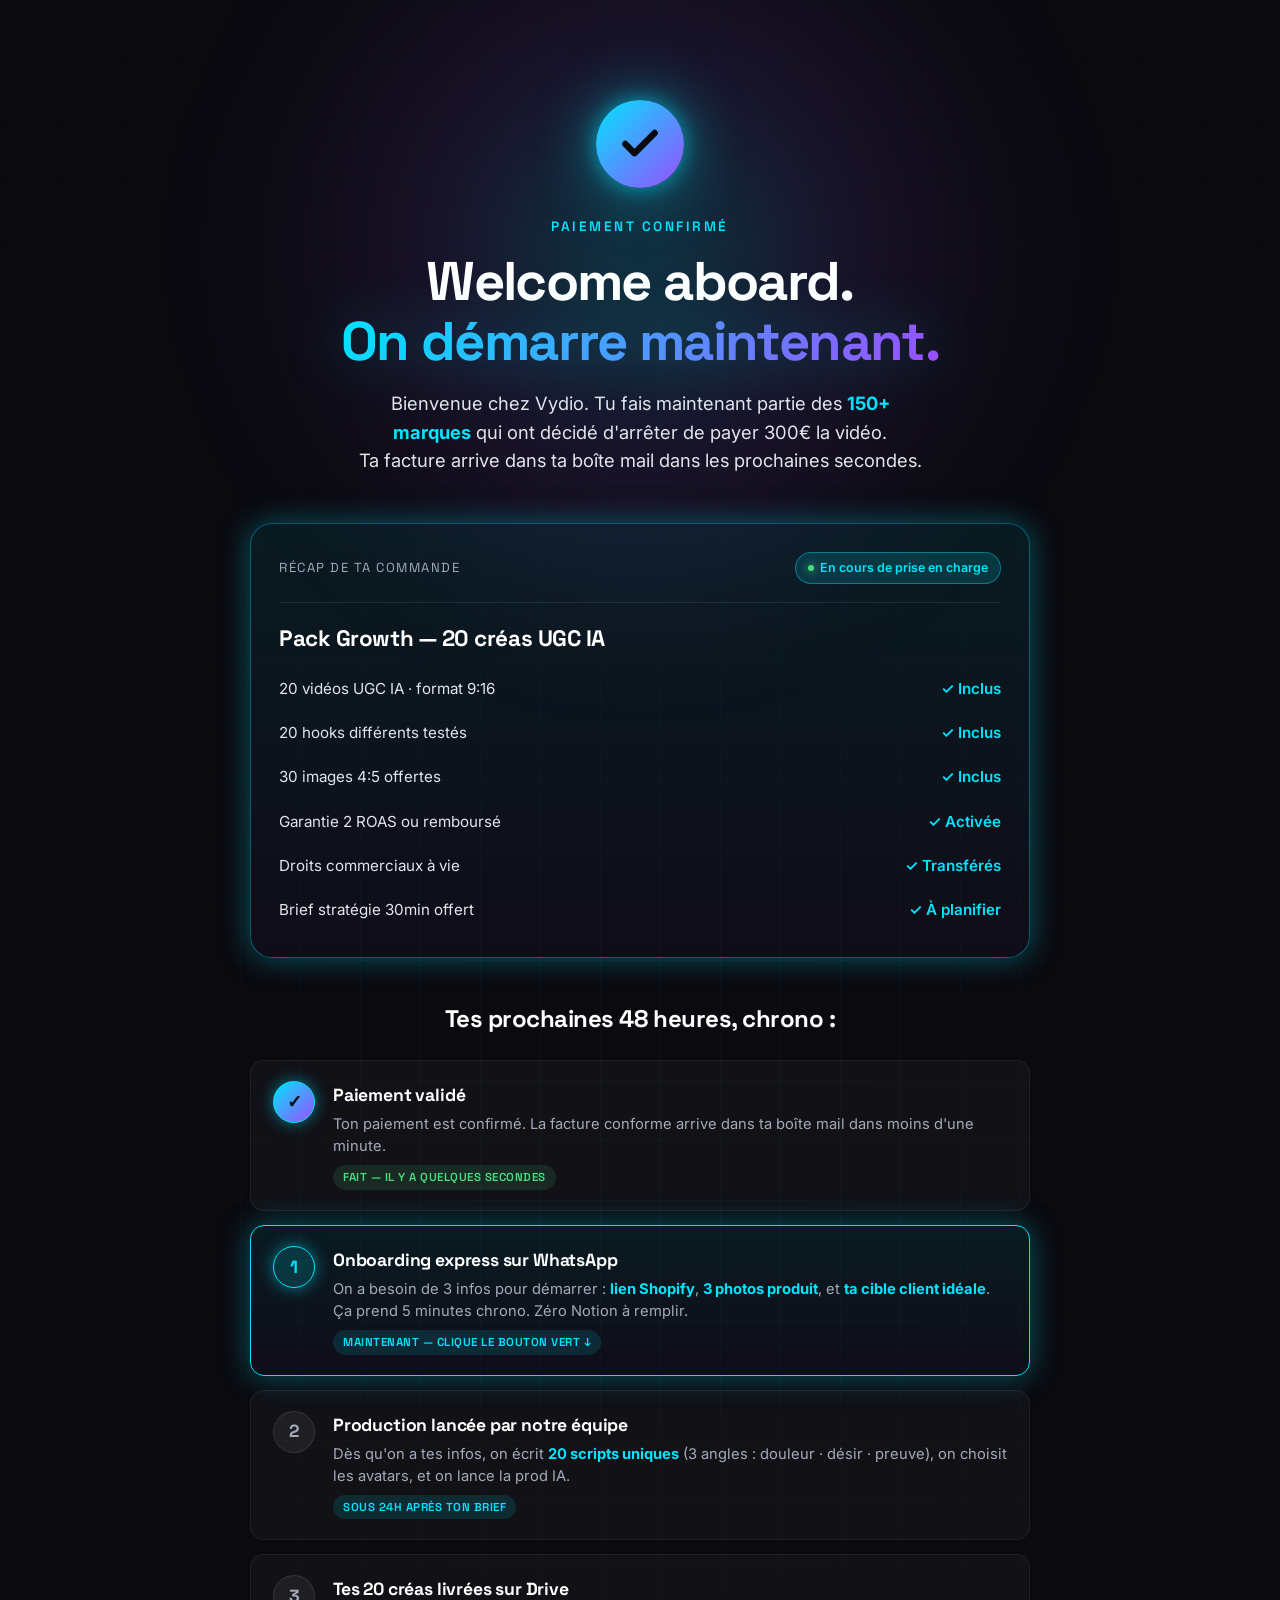
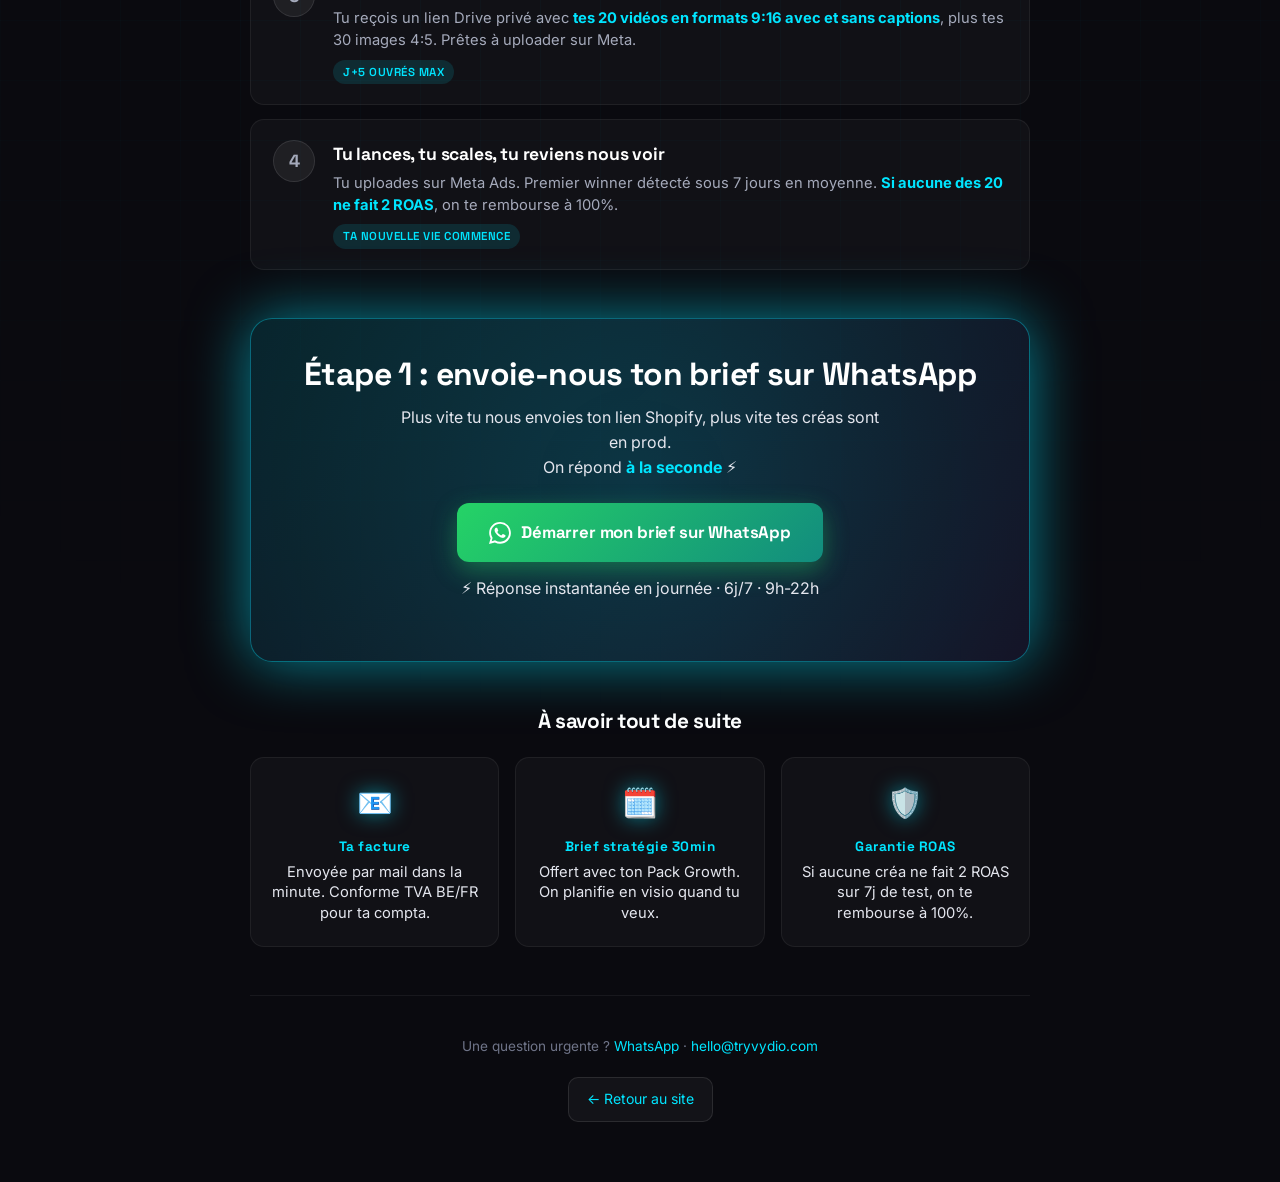
<file: merci.html>
<!DOCTYPE html>
<html lang="fr">
<head>
  <meta charset="UTF-8" />
  <meta name="viewport" content="width=device-width, initial-scale=1.0" />
  <title>Bienvenue chez Vydio — On démarre ta production maintenant</title>
  <meta name="description" content="Ta commande est confirmée. Tes 20 créas UGC IA sont en production. Réponds à 3 questions sur WhatsApp et c'est parti." />
  <meta name="robots" content="noindex, nofollow" />
  <link rel="preconnect" href="https://fonts.googleapis.com">
  <link rel="preconnect" href="https://fonts.gstatic.com" crossorigin>
  <link href="https://fonts.googleapis.com/css2?family=Space+Grotesk:wght@500;600;700&family=Inter:wght@400;500;600;700;800&display=swap" rel="stylesheet">
  <link rel="stylesheet" href="styles.css" />
  <style>
    /* Styles spécifiques à la page de remerciement */
    .ty-page {
      min-height: 100vh;
      display: flex;
      flex-direction: column;
      padding: 100px 20px 60px;
      position: relative;
      overflow: hidden;
    }
    .ty-confetti {
      position: absolute;
      inset: 0;
      pointer-events: none;
      z-index: 0;
    }
    .ty-confetti::before {
      content: '';
      position: absolute;
      top: -200px;
      left: 50%;
      transform: translateX(-50%);
      width: 900px;
      height: 900px;
      background: radial-gradient(circle, rgba(0, 229, 255, 0.25) 0%, rgba(157, 78, 255, 0.12) 30%, transparent 65%);
      filter: blur(60px);
    }
    .ty-confetti::after {
      content: '';
      position: absolute;
      inset: 0;
      background-image:
        linear-gradient(rgba(0, 229, 255, 0.04) 1px, transparent 1px),
        linear-gradient(90deg, rgba(0, 229, 255, 0.04) 1px, transparent 1px);
      background-size: 60px 60px;
      mask-image: radial-gradient(circle at 50% 40%, black 0%, transparent 70%);
      -webkit-mask-image: radial-gradient(circle at 50% 40%, black 0%, transparent 70%);
    }
    .ty-container {
      position: relative;
      z-index: 1;
      max-width: 780px;
      margin: 0 auto;
      width: 100%;
    }
    .ty-check {
      width: 88px;
      height: 88px;
      margin: 0 auto 28px;
      display: flex;
      align-items: center;
      justify-content: center;
      background: linear-gradient(135deg, var(--cyan), var(--violet));
      border-radius: 50%;
      box-shadow: 0 0 60px rgba(0, 229, 255, 0.5), 0 0 20px var(--cyan-glow);
      animation: ty-pop 0.6s cubic-bezier(0.18, 0.89, 0.32, 1.28) both;
    }
    @keyframes ty-pop {
      0% { transform: scale(0); opacity: 0; }
      100% { transform: scale(1); opacity: 1; }
    }
    .ty-check svg {
      width: 44px;
      height: 44px;
      color: var(--bg);
      stroke-width: 3.5;
    }
    .ty-kicker {
      display: block;
      text-align: center;
      font-family: 'Space Grotesk', sans-serif;
      font-size: 0.85rem;
      text-transform: uppercase;
      letter-spacing: 2.5px;
      color: var(--cyan);
      margin-bottom: 14px;
      font-weight: 600;
    }
    .ty-title {
      font-family: 'Space Grotesk', sans-serif;
      font-size: clamp(2.2rem, 5vw, 3.4rem);
      font-weight: 700;
      letter-spacing: -0.03em;
      line-height: 1.1;
      text-align: center;
      margin-bottom: 18px;
    }
    .ty-title .grad {
      background: var(--grad-text-bold);
      -webkit-background-clip: text;
      background-clip: text;
      color: transparent;
      filter: drop-shadow(0 0 30px rgba(0, 229, 255, 0.3));
    }
    .ty-subtitle {
      text-align: center;
      color: var(--gray-100);
      font-size: 1.15rem;
      line-height: 1.55;
      max-width: 580px;
      margin: 0 auto 48px;
    }
    .ty-subtitle b { color: var(--cyan); }

    /* Carte récap de commande */
    .ty-order {
      background: linear-gradient(180deg, rgba(0, 229, 255, 0.08), rgba(157, 78, 255, 0.04));
      border: 1px solid rgba(0, 229, 255, 0.35);
      border-radius: var(--radius-lg);
      padding: 28px;
      margin-bottom: 48px;
      box-shadow: var(--shadow-glow);
    }
    .ty-order__head {
      display: flex;
      align-items: center;
      justify-content: space-between;
      margin-bottom: 18px;
      padding-bottom: 18px;
      border-bottom: 1px solid rgba(255, 255, 255, 0.08);
    }
    .ty-order__label {
      font-family: 'Space Grotesk', sans-serif;
      font-size: 0.82rem;
      color: var(--gray-300);
      text-transform: uppercase;
      letter-spacing: 1.5px;
    }
    .ty-order__badge {
      font-size: 0.78rem;
      padding: 5px 12px;
      background: rgba(0, 229, 255, 0.15);
      color: var(--cyan);
      border: 1px solid rgba(0, 229, 255, 0.4);
      border-radius: 999px;
      font-weight: 600;
      display: inline-flex;
      align-items: center;
      gap: 6px;
    }
    .ty-order__badge::before {
      content: '';
      width: 6px;
      height: 6px;
      background: #4ade80;
      border-radius: 50%;
      box-shadow: 0 0 8px #4ade80;
      animation: wa-online-pulse 2s ease-in-out infinite;
    }
    .ty-order__name {
      font-family: 'Space Grotesk', sans-serif;
      font-size: 1.4rem;
      font-weight: 700;
      letter-spacing: -0.02em;
      margin-bottom: 14px;
    }
    .ty-order__rows {
      display: flex;
      flex-direction: column;
      gap: 8px;
    }
    .ty-order__row {
      display: flex;
      justify-content: space-between;
      align-items: center;
      font-size: 0.95rem;
      color: var(--gray-100);
      padding: 6px 0;
    }
    .ty-order__row span:last-child {
      color: var(--cyan);
      font-weight: 600;
    }

    /* Bloc steps */
    .ty-steps {
      margin-bottom: 48px;
    }
    .ty-steps__title {
      text-align: center;
      font-family: 'Space Grotesk', sans-serif;
      font-size: 1.5rem;
      font-weight: 700;
      letter-spacing: -0.02em;
      margin-bottom: 28px;
    }
    .ty-step {
      display: flex;
      align-items: flex-start;
      gap: 18px;
      padding: 20px 22px;
      background: rgba(255, 255, 255, 0.03);
      border: 1px solid rgba(255, 255, 255, 0.06);
      border-radius: var(--radius-md);
      margin-bottom: 14px;
      transition: all 0.3s;
    }
    .ty-step:hover {
      border-color: rgba(0, 229, 255, 0.3);
      background: rgba(0, 229, 255, 0.03);
    }
    .ty-step--active {
      border-color: var(--cyan);
      background: linear-gradient(180deg, rgba(0, 229, 255, 0.08), rgba(157, 78, 255, 0.04));
      box-shadow: var(--shadow-glow);
    }
    .ty-step__num {
      flex-shrink: 0;
      width: 42px;
      height: 42px;
      border-radius: 50%;
      background: rgba(255, 255, 255, 0.06);
      border: 1px solid rgba(255, 255, 255, 0.1);
      display: flex;
      align-items: center;
      justify-content: center;
      font-family: 'Space Grotesk', sans-serif;
      font-weight: 700;
      font-size: 1.1rem;
      color: var(--gray-300);
    }
    .ty-step--done .ty-step__num {
      background: linear-gradient(135deg, var(--cyan), var(--violet));
      color: var(--bg);
      border-color: var(--cyan);
      box-shadow: 0 0 16px var(--cyan-glow);
    }
    .ty-step--active .ty-step__num {
      background: rgba(0, 229, 255, 0.15);
      color: var(--cyan);
      border-color: var(--cyan);
      box-shadow: 0 0 16px var(--cyan-glow);
    }
    .ty-step__body {
      flex-grow: 1;
    }
    .ty-step__title {
      font-family: 'Space Grotesk', sans-serif;
      font-weight: 700;
      font-size: 1.1rem;
      letter-spacing: -0.01em;
      margin-bottom: 4px;
      color: var(--white);
    }
    .ty-step__desc {
      font-size: 0.92rem;
      color: var(--gray-300);
      line-height: 1.5;
    }
    .ty-step__desc b { color: var(--cyan); }
    .ty-step__tag {
      display: inline-block;
      font-size: 0.72rem;
      padding: 3px 10px;
      background: rgba(0, 229, 255, 0.12);
      color: var(--cyan);
      border-radius: 999px;
      margin-top: 8px;
      font-weight: 600;
      font-family: 'Space Grotesk', sans-serif;
      letter-spacing: 0.5px;
      text-transform: uppercase;
    }
    .ty-step__tag--done {
      background: rgba(74, 222, 128, 0.12);
      color: #4ade80;
    }

    /* CTA principal */
    .ty-cta {
      padding: 36px 30px;
      background: linear-gradient(135deg, rgba(0, 229, 255, 0.1), rgba(157, 78, 255, 0.08));
      border: 1px solid rgba(0, 229, 255, 0.4);
      border-radius: var(--radius-lg);
      text-align: center;
      box-shadow: var(--shadow-glow-strong);
      position: relative;
      overflow: hidden;
      margin-bottom: 48px;
    }
    .ty-cta::before {
      content: '';
      position: absolute;
      top: -50%; left: -50%;
      width: 200%; height: 200%;
      background: radial-gradient(circle, rgba(0, 229, 255, 0.15), transparent 60%);
      z-index: 0;
    }
    .ty-cta > * { position: relative; z-index: 1; }
    .ty-cta h2 {
      font-family: 'Space Grotesk', sans-serif;
      font-size: clamp(1.5rem, 3vw, 2rem);
      font-weight: 700;
      letter-spacing: -0.02em;
      line-height: 1.2;
      margin-bottom: 12px;
    }
    .ty-cta p {
      color: var(--gray-100);
      font-size: 1rem;
      line-height: 1.55;
      margin-bottom: 24px;
      max-width: 480px;
      margin-left: auto;
      margin-right: auto;
    }
    .ty-cta p b { color: var(--cyan); }
    .ty-cta__btn {
      display: inline-flex;
      align-items: center;
      gap: 10px;
      padding: 16px 32px;
      background: linear-gradient(135deg, #25D366, #128C7E);
      color: white;
      font-family: 'Space Grotesk', sans-serif;
      font-weight: 700;
      font-size: 1.05rem;
      border-radius: 12px;
      text-decoration: none;
      box-shadow: 0 8px 24px rgba(37, 211, 102, 0.4);
      transition: transform 0.2s, box-shadow 0.2s;
      letter-spacing: -0.01em;
    }
    .ty-cta__btn:hover {
      transform: translateY(-2px);
      box-shadow: 0 12px 32px rgba(37, 211, 102, 0.55);
    }
    .ty-cta__micro {
      margin-top: 14px;
      font-size: 0.82rem;
      color: var(--gray-500);
    }

    /* Section "à savoir" */
    .ty-info {
      margin-bottom: 48px;
    }
    .ty-info__title {
      text-align: center;
      font-family: 'Space Grotesk', sans-serif;
      font-size: 1.3rem;
      font-weight: 700;
      letter-spacing: -0.02em;
      margin-bottom: 24px;
    }
    .ty-info__grid {
      display: grid;
      grid-template-columns: repeat(3, 1fr);
      gap: 16px;
    }
    .ty-info__card {
      padding: 22px 20px;
      background: rgba(255, 255, 255, 0.03);
      border: 1px solid rgba(255, 255, 255, 0.06);
      border-radius: var(--radius-md);
      text-align: center;
      transition: all 0.3s;
    }
    .ty-info__card:hover {
      border-color: rgba(0, 229, 255, 0.3);
      transform: translateY(-3px);
    }
    .ty-info__icon {
      font-size: 1.8rem;
      margin-bottom: 10px;
      display: inline-block;
      filter: drop-shadow(0 0 10px var(--cyan-glow));
    }
    .ty-info__label {
      font-family: 'Space Grotesk', sans-serif;
      font-size: 0.85rem;
      font-weight: 700;
      color: var(--cyan);
      letter-spacing: 0.5px;
      margin-bottom: 4px;
    }
    .ty-info__value {
      font-size: 0.92rem;
      color: var(--gray-100);
      line-height: 1.4;
    }

    /* Footer simple */
    .ty-footer {
      text-align: center;
      padding-top: 40px;
      border-top: 1px solid rgba(255, 255, 255, 0.06);
      color: var(--gray-500);
      font-size: 0.85rem;
    }
    .ty-footer a {
      color: var(--cyan);
      text-decoration: none;
    }
    .ty-footer a:hover { text-decoration: underline; }
    .ty-back {
      display: inline-flex;
      align-items: center;
      gap: 6px;
      margin-top: 20px;
      padding: 10px 18px;
      background: rgba(255, 255, 255, 0.04);
      border: 1px solid rgba(255, 255, 255, 0.1);
      color: var(--gray-300);
      border-radius: 10px;
      font-size: 0.88rem;
      text-decoration: none;
      transition: all 0.2s;
    }
    .ty-back:hover {
      border-color: var(--cyan);
      color: var(--cyan);
    }

    @media (max-width: 640px) {
      .ty-page { padding: 70px 18px 50px; }
      .ty-check { width: 72px; height: 72px; }
      .ty-check svg { width: 36px; height: 36px; }
      .ty-order { padding: 22px 20px; }
      .ty-order__head { flex-direction: column; align-items: flex-start; gap: 10px; }
      .ty-step { padding: 16px 18px; gap: 14px; }
      .ty-step__num { width: 36px; height: 36px; font-size: 1rem; }
      .ty-step__title { font-size: 1rem; }
      .ty-cta { padding: 28px 22px; }
      .ty-cta__btn { padding: 14px 24px; font-size: 0.95rem; width: 100%; justify-content: center; }
      .ty-info__grid { grid-template-columns: 1fr; }
    }
  </style>
</head>
<body>
  <div class="ty-page">
    <div class="ty-confetti"></div>

    <div class="ty-container">

      <!-- ====== HEADER : Check + Titre ====== -->
      <div class="ty-check">
        <svg viewBox="0 0 24 24" fill="none" stroke="currentColor" stroke-linecap="round" stroke-linejoin="round">
          <polyline points="20 6 9 17 4 12"></polyline>
        </svg>
      </div>

      <span class="ty-kicker">Paiement confirmé</span>
      <h1 class="ty-title">Welcome aboard.<br><span class="grad">On démarre maintenant.</span></h1>
      <p class="ty-subtitle">
        Bienvenue chez Vydio. Tu fais maintenant partie des <b>150+ marques</b> qui ont décidé d'arrêter de payer 300€ la vidéo.<br>
        Ta facture arrive dans ta boîte mail dans les prochaines secondes.
      </p>

      <!-- ====== RÉCAP DE COMMANDE (dynamique) ====== -->
      <div class="ty-order">
        <div class="ty-order__head">
          <span class="ty-order__label">Récap de ta commande</span>
          <span class="ty-order__badge">En cours de prise en charge</span>
        </div>
        <div class="ty-order__name" id="orderName">Pack Growth — 20 créas UGC IA</div>
        <div class="ty-order__rows" id="orderRows">
          <!-- Rempli par JS selon le pack -->
        </div>
      </div>

      <!-- ====== ÉTAPES À VENIR ====== -->
      <div class="ty-steps">
        <h2 class="ty-steps__title">Tes prochaines 48 heures, chrono :</h2>

        <div class="ty-step ty-step--done">
          <div class="ty-step__num">✓</div>
          <div class="ty-step__body">
            <div class="ty-step__title">Paiement validé</div>
            <div class="ty-step__desc">Ton paiement est confirmé. La facture conforme arrive dans ta boîte mail dans moins d'une minute.</div>
            <span class="ty-step__tag ty-step__tag--done">Fait — il y a quelques secondes</span>
          </div>
        </div>

        <div class="ty-step ty-step--active">
          <div class="ty-step__num">1</div>
          <div class="ty-step__body">
            <div class="ty-step__title">Onboarding express sur WhatsApp</div>
            <div class="ty-step__desc" id="step1Desc">On a besoin de 3 infos pour démarrer : <b>lien Shopify</b>, <b>3 photos produit</b>, et <b>ta cible client idéale</b>.<br>Ça prend 5 minutes chrono. Zéro Notion à remplir.</div>
            <span class="ty-step__tag">Maintenant — clique le bouton vert ↓</span>
          </div>
        </div>

        <div class="ty-step">
          <div class="ty-step__num">2</div>
          <div class="ty-step__body">
            <div class="ty-step__title">Production lancée par notre équipe</div>
            <div class="ty-step__desc" id="step2Desc">Dès qu'on a tes infos, on écrit <b>20 scripts uniques</b> (3 angles : douleur · désir · preuve), on choisit les avatars, et on lance la prod IA.</div>
            <span class="ty-step__tag">Sous 24h après ton brief</span>
          </div>
        </div>

        <div class="ty-step">
          <div class="ty-step__num">3</div>
          <div class="ty-step__body">
            <div class="ty-step__title" id="step3Title">Tes 20 créas livrées sur Drive</div>
            <div class="ty-step__desc" id="step3Desc">Tu reçois un lien Drive privé avec <b>tes 20 vidéos en formats 9:16 avec et sans captions</b>, plus tes 30 images 4:5. Prêtes à uploader sur Meta.</div>
            <span class="ty-step__tag" id="step3Tag">J+5 ouvrés max</span>
          </div>
        </div>

        <div class="ty-step">
          <div class="ty-step__num">4</div>
          <div class="ty-step__body">
            <div class="ty-step__title">Tu lances, tu scales, tu reviens nous voir</div>
            <div class="ty-step__desc" id="step4Desc">Tu uploades sur Meta Ads. Premier winner détecté sous 7 jours en moyenne. <b>Si aucune des 20 ne fait 2 ROAS</b>, on te rembourse à 100%.</div>
            <span class="ty-step__tag">Ta nouvelle vie commence</span>
          </div>
        </div>
      </div>

      <!-- ====== CTA PRINCIPAL : WHATSAPP ====== -->
      <div class="ty-cta">
        <h2>Étape 1 : envoie-nous ton brief sur WhatsApp</h2>
        <p>
          Plus vite tu nous envoies ton lien Shopify, plus vite tes créas sont en prod.<br>
          On répond <b>à la seconde</b> ⚡
        </p>
        <a id="waCta" href="https://wa.me/32483107116?text=Hey%20!%20Je%20viens%20de%20commander%20le%20Pack%20Growth%20Vydio.%20Je%20suis%20pr%C3%AAt%20%C3%A0%20faire%20le%20brief%20de%205%20min." target="_blank" rel="noopener" class="ty-cta__btn">
          <svg viewBox="0 0 32 32" width="22" height="22" fill="currentColor">
            <path d="M27.42 4.58A15.93 15.93 0 0 0 16.05 0C7.36 0 .28 7.07.28 15.76c0 2.78.73 5.49 2.12 7.88L0 32l8.53-2.24a15.77 15.77 0 0 0 7.52 1.92h.01c8.7 0 15.78-7.07 15.78-15.76 0-4.21-1.64-8.17-4.42-11.34ZM16.06 28.66h-.01a13.13 13.13 0 0 1-6.69-1.83l-.48-.29-4.97 1.3 1.33-4.85-.31-.5a13.1 13.1 0 0 1-2.01-6.99c0-7.24 5.89-13.12 13.13-13.12 3.5 0 6.8 1.36 9.27 3.85a13 13 0 0 1 3.85 9.28c0 7.23-5.89 13.11-13.11 13.11Zm7.18-9.81c-.39-.2-2.32-1.15-2.68-1.27-.36-.13-.62-.2-.88.2-.26.39-1.01 1.27-1.24 1.53-.23.26-.45.29-.84.1-.39-.2-1.66-.61-3.16-1.95-1.17-1.04-1.96-2.32-2.19-2.71-.23-.39-.02-.6.17-.79.17-.17.39-.45.58-.68.2-.23.26-.39.39-.65.13-.26.07-.49-.03-.68-.1-.2-.88-2.12-1.21-2.91-.32-.76-.64-.66-.88-.67-.23-.01-.49-.01-.75-.01s-.68.1-1.04.49c-.36.39-1.37 1.34-1.37 3.27 0 1.92 1.4 3.78 1.6 4.04.2.26 2.76 4.22 6.69 5.92.94.4 1.67.65 2.24.83.94.3 1.79.26 2.46.16.75-.11 2.32-.95 2.65-1.86.33-.91.33-1.69.23-1.86-.1-.16-.36-.26-.75-.46Z"/>
          </svg>
          Démarrer mon brief sur WhatsApp
        </a>
        <p class="ty-cta__micro">⚡ Réponse instantanée en journée · 6j/7 · 9h-22h</p>
      </div>

      <!-- ====== À SAVOIR ====== -->
      <div class="ty-info">
        <h3 class="ty-info__title">À savoir tout de suite</h3>
        <div class="ty-info__grid">
          <div class="ty-info__card">
            <div class="ty-info__icon">📧</div>
            <div class="ty-info__label">Ta facture</div>
            <div class="ty-info__value">Envoyée par mail dans la minute. Conforme TVA BE/FR pour ta compta.</div>
          </div>
          <div class="ty-info__card" id="infoBriefCard">
            <div class="ty-info__icon" id="infoBriefIcon">🗓️</div>
            <div class="ty-info__label" id="infoBriefLabel">Brief stratégie 30min</div>
            <div class="ty-info__value" id="infoBriefValue">Offert avec ton Pack Growth. On planifie en visio quand tu veux.</div>
          </div>
          <div class="ty-info__card" id="infoGuaranteeCard">
            <div class="ty-info__icon">🛡️</div>
            <div class="ty-info__label" id="infoGuaranteeLabel">Garantie ROAS</div>
            <div class="ty-info__value" id="infoGuaranteeValue">Si aucune créa ne fait 2 ROAS sur 7j de test, on te rembourse à 100%.</div>
          </div>
        </div>
      </div>

      <!-- ====== FOOTER ====== -->
      <div class="ty-footer">
        <p>Une question urgente ? <a href="https://wa.me/32483107116" target="_blank" rel="noopener">WhatsApp</a> · <a href="mailto:hello@tryvydio.com">hello@tryvydio.com</a></p>
        <a href="index.html" class="ty-back">← Retour au site</a>
      </div>

    </div>
  </div>

  <script>
    /* ============================================
       PAGE MERCI — Contenu dynamique selon ?pack=
       Usage : merci.html?pack=starter | growth | scale
       Défaut si paramètre absent : growth
       ============================================ */

    const PACKS = {
      starter: {
        name: 'Pack Starter — 3 créas UGC IA',
        price: 169,
        rows: [
          ['3 vidéos UGC IA · format 9:16', '✓ Inclus'],
          ['1 avatar unique par vidéo', '✓ Inclus'],
          ['Versions avec et sans captions', '✓ Incluses'],
          ['10 images 4:5 offertes', '✓ Inclus'],
          ['Livraison 48h chrono', '✓ Activée'],
          ['Droits commerciaux à vie', '✓ Transférés']
        ],
        // Step 1 : brief
        step1: 'On a besoin de 3 infos pour démarrer : <b>lien Shopify</b>, <b>3 photos produit</b>, et <b>ta cible client idéale</b>.<br>Ça prend 5 minutes chrono. Zéro Notion à remplir.',
        // Step 2 : production
        step2: 'Dès qu\'on a tes infos, on écrit <b>3 scripts uniques</b> (3 angles : douleur · désir · preuve), on choisit l\'avatar, et on lance la prod IA.',
        // Step 3 : livraison
        step3Title: 'Tes 3 créas livrées sur Drive',
        step3Desc: 'Tu reçois un lien Drive privé avec <b>tes 3 vidéos en formats 9:16 avec et sans captions</b>, plus tes 10 images 4:5. Prêtes à uploader sur Meta.',
        step3Tag: '48h chrono',
        // Step 4 : test
        step4: 'Tu uploades sur Meta Ads. <b>3 créas, c\'est juste pour tester la qualité Vydio.</b> Pour vraiment trouver un winner, il faudra passer au Pack Growth (20 créas).',
        // CTA WhatsApp
        waMessage: 'Hey ! Je viens de commander le Pack Starter Vydio. Je suis prêt à faire le brief de 5 min.',
        // Card info "Brief stratégie"
        infoBrief: {
          icon: '⚡',
          label: 'Livraison 48h',
          value: 'Tes 3 vidéos arrivent dans moins de 48h sur Drive privé.'
        },
        // Card info "Garantie"
        infoGuarantee: {
          label: 'Sans engagement',
          value: 'Pack one-shot, aucun abonnement, aucun frais caché.'
        }
      },

      growth: {
        name: 'Pack Growth — 20 créas UGC IA',
        price: 859,
        rows: [
          ['20 vidéos UGC IA · format 9:16', '✓ Inclus'],
          ['20 hooks différents testés', '✓ Inclus'],
          ['30 images 4:5 offertes', '✓ Inclus'],
          ['Garantie 2 ROAS ou remboursé', '✓ Activée'],
          ['Droits commerciaux à vie', '✓ Transférés'],
          ['Brief stratégie 30min offert', '✓ À planifier']
        ],
        step1: 'On a besoin de 3 infos pour démarrer : <b>lien Shopify</b>, <b>3 photos produit</b>, et <b>ta cible client idéale</b>.<br>Ça prend 5 minutes chrono. Zéro Notion à remplir.',
        step2: 'Dès qu\'on a tes infos, on écrit <b>20 scripts uniques</b> (3 angles : douleur · désir · preuve), on choisit les avatars, et on lance la prod IA.',
        step3Title: 'Tes 20 créas livrées sur Drive',
        step3Desc: 'Tu reçois un lien Drive privé avec <b>tes 20 vidéos en formats 9:16 avec et sans captions</b>, plus tes 30 images 4:5. Prêtes à uploader sur Meta.',
        step3Tag: 'J+5 ouvrés max',
        step4: 'Tu uploades sur Meta Ads. Premier winner détecté sous 7 jours en moyenne. <b>Si aucune des 20 ne fait 2 ROAS</b>, on te rembourse à 100%.',
        waMessage: 'Hey ! Je viens de commander le Pack Growth Vydio. Je suis prêt à faire le brief de 5 min.',
        infoBrief: {
          icon: '🗓️',
          label: 'Brief stratégie 30min',
          value: 'Offert avec ton Pack Growth. On planifie en visio quand tu veux.'
        },
        infoGuarantee: {
          label: 'Garantie ROAS',
          value: 'Si aucune créa ne fait 2 ROAS sur 7j de test, on te rembourse à 100%.'
        }
      },

      scale: {
        name: 'Pack Scale — Production continue',
        price: null, // sur devis
        rows: [
          ['50 à 200 vidéos/mois', '✓ Inclus'],
          ['Production en flux continu', '✓ Activée'],
          ['Brief créatif mensuel', '✓ Inclus'],
          ['Account manager dédié', '✓ Assigné'],
          ['Reporting performance hebdo', '✓ Activé'],
          ['SLA livraison contractuel', '✓ Signé']
        ],
        step1: 'On planifie un call de cadrage pour valider ton volume mensuel, ton calendrier de drop, et ton account manager dédié.<br>15 minutes max.',
        step2: 'On construit ton brief créatif mensuel : angles, hooks, avatars, planning des drops. <b>Tout est calé à l\'avance.</b>',
        step3Title: 'Première vague de créas livrée',
        step3Desc: 'Ton account manager te livre les premières créas selon le calendrier convenu, en flux continu. <b>Reporting hebdo</b> directement dans ton Slack/Notion.',
        step3Tag: 'Selon SLA contractuel',
        step4: 'Tu scales en continu. <b>Tarif dégressif jusqu\'à −40%</b> selon ton volume. On itère ensemble sur les angles qui performent le mieux.',
        waMessage: 'Hey ! Je viens de signer le Pack Scale Vydio. On peut planifier le call de cadrage ?',
        infoBrief: {
          icon: '👤',
          label: 'Account Manager dédié',
          value: 'Tu auras un contact unique chez Vydio, disponible sur Slack et WhatsApp prioritaire.'
        },
        infoGuarantee: {
          label: 'SLA contractuel',
          value: 'Délais de livraison garantis par contrat. Pénalités si dépassement.'
        }
      }
    };

    // 1. Lire le paramètre URL
    const params = new URLSearchParams(location.search);
    const packKey = (params.get('pack') || 'growth').toLowerCase();
    const pack = PACKS[packKey] || PACKS.growth;

    // 2. Remplir le récap commande
    document.getElementById('orderName').textContent = pack.name;
    const rowsEl = document.getElementById('orderRows');
    rowsEl.innerHTML = pack.rows.map(([label, value]) =>
      `<div class="ty-order__row"><span>${label}</span><span>${value}</span></div>`
    ).join('');

    // 3. Remplir les steps
    document.getElementById('step1Desc').innerHTML = pack.step1;
    document.getElementById('step2Desc').innerHTML = pack.step2;
    document.getElementById('step3Title').textContent = pack.step3Title;
    document.getElementById('step3Desc').innerHTML = pack.step3Desc;
    document.getElementById('step3Tag').textContent = pack.step3Tag;
    document.getElementById('step4Desc').innerHTML = pack.step4;

    // 4. Remplir le CTA WhatsApp
    const waBaseUrl = 'https://wa.me/32483107116?text=';
    document.getElementById('waCta').href = waBaseUrl + encodeURIComponent(pack.waMessage);

    // 5. Remplir les cards "à savoir"
    document.getElementById('infoBriefIcon').textContent = pack.infoBrief.icon;
    document.getElementById('infoBriefLabel').textContent = pack.infoBrief.label;
    document.getElementById('infoBriefValue').textContent = pack.infoBrief.value;
    document.getElementById('infoGuaranteeLabel').textContent = pack.infoGuarantee.label;
    document.getElementById('infoGuaranteeValue').textContent = pack.infoGuarantee.value;

    // 6. Log pour debug + tracking conversion (à activer plus tard)
    console.log(`Vydio · Page de confirmation chargée · Pack : ${packKey} · Montant : ${pack.price ? pack.price + '€' : 'sur devis'}`);

    // TODO Meta Pixel (quand tu l'auras) :
    // if (pack.price && typeof fbq !== 'undefined') {
    //   fbq('track', 'Purchase', { value: pack.price, currency: 'EUR', content_name: pack.name });
    // }
    //
    // TODO GA4 (quand tu l'auras) :
    // if (pack.price && typeof gtag !== 'undefined') {
    //   gtag('event', 'purchase', {
    //     transaction_id: 'auto_' + Date.now(),
    //     value: pack.price,
    //     currency: 'EUR',
    //     items: [{ item_name: pack.name }]
    //   });
    // }
  </script>
</body>
</html>
</file>
<file: styles.css>
/* ============================================
   LUMIO — UGC IA Landing
   Direction : Cyber Clean
   Polices : Space Grotesk (titres/logo) + Inter (corps)
   ============================================ */

:root {
  /* Couleurs cyber clean */
  --bg: #0A0A0F;
  --bg-2: #14141C;
  --bg-3: #1A1A24;
  --cyan: #00E5FF;
  --cyan-soft: #7FF3FF;
  --cyan-glow: rgba(0, 229, 255, 0.5);
  --violet: #9D4EFF;
  --violet-glow: rgba(157, 78, 255, 0.4);
  --white: #FFFFFF;
  --gray-100: #E4E6EE;
  --gray-300: #A5AABB;
  --gray-500: #6F7488;
  --gray-700: #3A3D4E;
  --whatsapp: #25d366;
  --whatsapp-dark: #128c7e;

  --grad-accent: linear-gradient(120deg, #00E5FF 0%, #9D4EFF 100%);
  --grad-text: linear-gradient(120deg, #00E5FF 0%, #7FF3FF 100%);
  --grad-text-bold: linear-gradient(120deg, #00E5FF 0%, #9D4EFF 100%);

  --shadow-sm: 0 4px 14px rgba(0, 0, 0, 0.5);
  --shadow-md: 0 14px 40px rgba(0, 0, 0, 0.6);
  --shadow-glow: 0 0 30px rgba(0, 229, 255, 0.35);
  --shadow-glow-strong: 0 0 60px rgba(0, 229, 255, 0.55);
  --shadow-glow-violet: 0 0 30px rgba(157, 78, 255, 0.4);

  --radius-sm: 10px;
  --radius-md: 14px;
  --radius-lg: 22px;

  --container: 1200px;
}

/* ============================================
   RESET & BASE
   ============================================ */
*, *::before, *::after { box-sizing: border-box; }
html { scroll-behavior: smooth; }
body {
  margin: 0;
  font-family: 'Inter', system-ui, sans-serif;
  font-size: 16px;
  line-height: 1.6;
  color: var(--white);
  background: var(--bg);
  overflow-x: hidden;
  -webkit-font-smoothing: antialiased;
  position: relative;
  /* Safe area pour iPhones avec encoche */
  padding-left: env(safe-area-inset-left);
  padding-right: env(safe-area-inset-right);
}

/* Grain léger sur tout le body */
body::before {
  content: '';
  position: fixed;
  inset: 0;
  background-image: url("data:image/svg+xml,%3Csvg xmlns='http://www.w3.org/2000/svg' width='200' height='200'%3E%3Cfilter id='n'%3E%3CfeTurbulence type='fractalNoise' baseFrequency='0.9'/%3E%3CfeColorMatrix values='0 0 0 0 0 0 0 0 0 0 0 0 0 0 0 0 0 0 0.04 0'/%3E%3C/filter%3E%3Crect width='200' height='200' filter='url(%23n)'/%3E%3C/svg%3E");
  pointer-events: none;
  z-index: 2;
  opacity: 0.6;
  mix-blend-mode: overlay;
}

h1, h2, h3, h4 {
  font-family: 'Space Grotesk', sans-serif;
  font-weight: 700;
  line-height: 1.1;
  letter-spacing: -0.02em;
  margin: 0;
  text-wrap: balance;
}
.section-sub, .hero__subtitle, p { text-wrap: pretty; }
p { margin: 0; }
a { color: inherit; text-decoration: none; }
ul { margin: 0; padding: 0; list-style: none; }
img { max-width: 100%; display: block; }

/* ============================================
   COMMON
   ============================================ */
.section-title {
  font-size: clamp(1.85rem, 4.2vw, 3rem);
  text-align: center;
  margin-bottom: 14px;
  letter-spacing: -0.03em;
  line-height: 1.15;
}
.section-sub {
  text-align: center;
  color: var(--gray-300);
  font-size: 1.1rem;
  max-width: 640px;
  margin: 0 auto 56px;
}
.section-sub b { color: var(--white); font-weight: 600; }
.section-head { margin-bottom: 60px; }

/* Kicker (étiquette au-dessus des titres de section) */
.kicker {
  display: inline-block;
  font-family: 'Space Grotesk', sans-serif;
  font-size: 0.78rem;
  text-transform: uppercase;
  letter-spacing: 2.5px;
  color: var(--cyan);
  margin-bottom: 18px;
  font-weight: 600;
  padding: 6px 14px;
  background: rgba(0, 229, 255, 0.08);
  border: 1px solid rgba(0, 229, 255, 0.25);
  border-radius: 999px;
}
.section-head { text-align: center; }

/* Phrase "muted" sous le titre principal — utilise gradient pour rester lisible */
.muted {
  background: linear-gradient(120deg, var(--gray-300) 0%, var(--gray-100) 100%);
  -webkit-background-clip: text;
  background-clip: text;
  color: transparent;
}

/* Logo inline dans le texte */
.logo-inline {
  font-family: 'Space Grotesk', sans-serif;
  font-weight: 700;
  color: var(--white);
  letter-spacing: -0.02em;
  font-style: italic;
  white-space: nowrap;
}
.logo-inline b {
  font-weight: 800;
  color: var(--cyan);
  text-shadow: 0 0 12px var(--cyan-glow);
}

/* ============================================
   AVANT / APRÈS
   ============================================ */
.before-after {
  padding: 110px 24px;
  max-width: 1100px;
  margin: 0 auto;
}
.ba__grid {
  display: grid;
  grid-template-columns: 1fr auto 1fr;
  gap: 24px;
  align-items: stretch;
}
.ba__col {
  padding: 36px 32px;
  background: rgba(255, 255, 255, 0.02);
  border: 1px solid rgba(255, 255, 255, 0.08);
  border-radius: var(--radius-lg);
  transition: all .3s;
}
.ba__col--before {
  opacity: 0.85;
}
.ba__col--before:hover {
  border-color: rgba(255, 100, 100, 0.3);
  opacity: 1;
}
.ba__col--after {
  border-color: var(--cyan);
  background: linear-gradient(180deg, rgba(0, 229, 255, 0.06), rgba(157, 78, 255, 0.03));
  box-shadow: var(--shadow-glow);
}
.ba__col--after:hover {
  box-shadow: var(--shadow-glow-strong);
}
.ba__tag {
  display: inline-block;
  font-family: 'Space Grotesk', sans-serif;
  font-weight: 600;
  font-size: 0.95rem;
  padding: 8px 16px;
  background: rgba(255, 100, 100, 0.1);
  color: #ff6b6b;
  border: 1px solid rgba(255, 100, 100, 0.25);
  border-radius: 999px;
  margin-bottom: 24px;
}
.ba__tag--win {
  background: rgba(0, 229, 255, 0.1);
  color: var(--cyan);
  border-color: rgba(0, 229, 255, 0.3);
}
.ba__tag--win b {
  background: var(--grad-text-bold);
  -webkit-background-clip: text;
  background-clip: text;
  color: transparent;
  font-style: italic;
}
.ba__list li {
  padding: 12px 0;
  border-bottom: 1px solid rgba(255, 255, 255, 0.04);
  color: var(--gray-100);
  font-size: 0.96rem;
}
.ba__list li:last-child { border-bottom: none; }
.ba__list li b { color: var(--white); font-weight: 600; }
.ba__col--after .ba__list li b { color: var(--cyan); }
.ba__arrow {
  align-self: center;
  font-family: 'Space Grotesk', sans-serif;
  font-size: 3rem;
  font-weight: 700;
  background: var(--grad-text-bold);
  -webkit-background-clip: text;
  background-clip: text;
  color: transparent;
  filter: drop-shadow(0 0 16px var(--cyan-glow));
}

/* ============================================
   POUR QUI / PAS POUR QUI
   ============================================ */
.for-who {
  padding: 110px 24px;
  max-width: var(--container);
  margin: 0 auto;
}
.for-who__grid {
  display: grid;
  grid-template-columns: 1fr 1fr;
  gap: 24px;
}
.for-who__col {
  padding: 40px 36px;
  background: rgba(255, 255, 255, 0.02);
  border: 1px solid rgba(255, 255, 255, 0.08);
  border-radius: var(--radius-lg);
}
.for-who__col--yes {
  border-color: rgba(0, 229, 255, 0.25);
  background: linear-gradient(180deg, rgba(0, 229, 255, 0.04), transparent);
}
.kicker--yes {
  background: rgba(0, 229, 255, 0.1);
  color: var(--cyan);
  border-color: rgba(0, 229, 255, 0.3);
}
.kicker--no {
  background: rgba(255, 100, 100, 0.08);
  color: #ff8a8a;
  border: 1px solid rgba(255, 100, 100, 0.25);
}
.for-who__col ul li {
  padding: 12px 0;
  border-bottom: 1px solid rgba(255, 255, 255, 0.04);
  color: var(--gray-100);
  font-size: 0.96rem;
  line-height: 1.5;
}
.for-who__col ul li:last-child { border-bottom: none; }
.for-who__col--yes ul li b { color: var(--cyan); }
.for-who__col--no { opacity: 0.85; }
.for-who__col--no ul li b { color: var(--white); }

/* ============================================
   PROBLEM — block "Why not" amélioré
   ============================================ */

/* ============================================
   BUTTONS
   ============================================ */
.btn {
  display: inline-flex;
  align-items: center;
  justify-content: center;
  gap: 8px;
  padding: 13px 24px;
  border-radius: 12px;
  font-family: 'Space Grotesk', sans-serif;
  font-weight: 600;
  font-size: 0.95rem;
  letter-spacing: -0.01em;
  cursor: pointer;
  border: none;
  transition: transform .2s ease, box-shadow .2s ease, background .2s ease;
  white-space: nowrap;
  position: relative;
}
.btn--primary {
  background: var(--cyan);
  color: var(--bg);
  box-shadow: 0 0 0 0 var(--cyan-glow), var(--shadow-sm);
  font-weight: 700;
}
.btn--primary:hover {
  transform: translateY(-2px);
  box-shadow: var(--shadow-glow-strong), var(--shadow-md);
}
.btn--ghost {
  background: rgba(255, 255, 255, 0.04);
  color: var(--white);
  border: 1px solid rgba(255, 255, 255, 0.12);
  backdrop-filter: blur(8px);
}
.btn--ghost:hover {
  background: rgba(0, 229, 255, 0.08);
  border-color: var(--cyan);
  color: var(--cyan);
}
.btn--whatsapp {
  background: linear-gradient(135deg, var(--whatsapp), var(--whatsapp-dark));
  color: white;
}
.btn--whatsapp:hover { transform: translateY(-2px); }
.btn--lg { padding: 16px 32px; font-size: 1rem; }
.btn--sm { padding: 8px 14px; font-size: 0.85rem; }
.btn--block { width: 100%; }
.btn--xl {
  padding: 18px 30px;
  font-size: 1.05rem;
  font-weight: 700;
  letter-spacing: -0.01em;
}

/* ============================================
   NAVBAR
   ============================================ */
.nav {
  position: fixed;
  top: 0; left: 0; right: 0;
  z-index: 100;
  background: rgba(10, 10, 15, 0.7);
  backdrop-filter: blur(20px);
  -webkit-backdrop-filter: blur(20px);
  border-bottom: 1px solid rgba(255, 255, 255, 0.06);
}
.nav__inner {
  max-width: var(--container);
  margin: 0 auto;
  padding: 16px 24px;
  display: flex;
  align-items: center;
  gap: 32px;
}
/* ============================================
   LOGO — "Vydio"
   ============================================ */
.nav__logo {
  font-family: 'Space Grotesk', sans-serif;
  font-weight: 700;
  font-size: 1.6rem;
  line-height: 1;
  letter-spacing: -0.04em;
  display: inline-flex;
  align-items: center;
  gap: 4px;
  color: var(--white);
  transition: filter .3s;
}
.nav__logo:hover {
  filter: drop-shadow(0 0 16px var(--cyan-glow));
}
.nav__logo .logo-name {
  font-weight: 800;
  background: linear-gradient(120deg, var(--white) 0%, var(--cyan-soft) 60%, var(--cyan) 100%);
  -webkit-background-clip: text;
  background-clip: text;
  color: transparent;
  letter-spacing: -0.04em;
  position: relative;
}
.nav__logo .logo-name::before {
  content: '';
  position: absolute;
  inset: -6px -3px;
  background: radial-gradient(ellipse, var(--cyan-glow) 0%, transparent 70%);
  filter: blur(10px);
  z-index: -1;
  opacity: 0.5;
}
.nav__logo .logo-dot {
  display: inline-block;
  width: 6px;
  height: 6px;
  background: var(--cyan);
  border-radius: 50%;
  box-shadow: 0 0 10px var(--cyan), 0 0 22px var(--cyan-glow);
  margin-left: 4px;
  margin-bottom: 2px;
  animation: pulse-glow-dot 2.6s ease-in-out infinite;
}
@keyframes pulse-glow-dot {
  0%, 100% { box-shadow: 0 0 6px var(--cyan), 0 0 14px var(--cyan-glow); }
  50% { box-shadow: 0 0 14px var(--cyan), 0 0 28px var(--cyan-glow); }
}

/* Variante footer (un peu plus grande) */
.footer__brand .nav__logo {
  font-size: 1.9rem;
}

/* Variante plus grande dans le footer */
.footer__brand .nav__logo {
  font-size: 1.5rem;
}
.nav__links {
  display: flex;
  gap: 28px;
  margin-left: auto;
}
.nav__links a {
  font-family: 'Inter', sans-serif;
  font-weight: 500;
  font-size: 0.93rem;
  color: var(--gray-300);
  transition: color .2s;
}
.nav__links a:hover { color: var(--cyan); }
.nav__cta { display: flex; gap: 12px; }
.nav__burger {
  display: none;
  background: none;
  border: none;
  cursor: pointer;
  padding: 8px;
}
.nav__burger span {
  display: block;
  width: 24px;
  height: 2px;
  background: white;
  margin: 5px 0;
  transition: .2s;
}

/* ============================================
   HERO
   ============================================ */
.hero {
  position: relative;
  padding: 150px 24px 100px;
  overflow: hidden;
}
.hero__bg-glow {
  position: absolute;
  top: -150px;
  left: 50%;
  transform: translateX(-50%);
  width: 900px;
  height: 900px;
  background: radial-gradient(circle, rgba(0, 229, 255, 0.25) 0%, rgba(157, 78, 255, 0.12) 30%, transparent 65%);
  filter: blur(60px);
  pointer-events: none;
  z-index: 0;
}
.hero::after {
  content: '';
  position: absolute;
  inset: 0;
  background-image:
    linear-gradient(rgba(0, 229, 255, 0.04) 1px, transparent 1px),
    linear-gradient(90deg, rgba(0, 229, 255, 0.04) 1px, transparent 1px);
  background-size: 60px 60px;
  mask-image: radial-gradient(circle at 50% 40%, black 0%, transparent 70%);
  -webkit-mask-image: radial-gradient(circle at 50% 40%, black 0%, transparent 70%);
  pointer-events: none;
  z-index: 0;
}
.hero__inner {
  position: relative;
  z-index: 1;
  max-width: var(--container);
  margin: 0 auto;
  display: grid;
  grid-template-columns: 1.1fr 1fr;
  grid-template-rows: auto;
  grid-template-areas:
    "badge right"
    "head  right"
    "body  right";
  column-gap: 60px;
  row-gap: 0;
  align-items: center;
}
.hero__badge { grid-area: badge; align-self: end; }
.hero__head  { grid-area: head; }
.hero__body  { grid-area: body; }
.hero__right { grid-area: right; align-self: center; }

/* Espacements desktop */
.hero__badge { margin-bottom: 18px; }
.hero__head  { margin-bottom: 28px; }
.trust-badge {
  display: inline-flex;
  align-items: center;
  gap: 10px;
  padding: 8px 16px;
  background: rgba(0, 229, 255, 0.06);
  border: 1px solid rgba(0, 229, 255, 0.25);
  border-radius: 999px;
  font-size: 0.88rem;
  margin-bottom: 28px;
  backdrop-filter: blur(8px);
}
.stars { color: var(--cyan); letter-spacing: 1px; }
.hero__title {
  font-size: clamp(2.5rem, 5.5vw, 5rem);
  font-weight: 700;
  margin-bottom: 26px;
  letter-spacing: -0.03em;
}
.hero__title .reveal-word {
  display: inline-block;
  opacity: 0;
  transform: translateY(20px);
  animation: reveal 0.6s ease forwards;
  margin-right: 0.4rem;
}
.hero__title .reveal-word:nth-child(1) { animation-delay: 0.1s; }
.hero__title .reveal-word:nth-child(2) { animation-delay: 0.25s; }
.hero__title .reveal-word:nth-child(3) { animation-delay: 0.4s; }
.hero__title .reveal-word:nth-child(4) { animation-delay: 0.55s; }
.hero__title .grad {
  background: var(--grad-text-bold);
  -webkit-background-clip: text;
  background-clip: text;
  color: transparent;
  filter: drop-shadow(0 0 30px rgba(0, 229, 255, 0.3));
}
@keyframes reveal {
  to { opacity: 1; transform: translateY(0); }
}
.hero__subtitle {
  font-size: 1.15rem;
  color: var(--gray-300);
  margin-bottom: 30px;
  max-width: 540px;
}
.hero__bullets {
  display: grid;
  grid-template-columns: repeat(2, 1fr);
  gap: 10px 24px;
  margin-bottom: 36px;
  max-width: 540px;
}
.hero__bullets li {
  font-size: 0.95rem;
  color: var(--gray-100);
}
.hero__ctas {
  display: flex;
  gap: 14px;
  flex-wrap: wrap;
}

/* PHONE STACK */
.hero__right { display: flex; justify-content: center; }
.phone-stack {
  position: relative;
  width: 280px;
  height: 540px;
  transform-origin: center center;
}
.phone {
  position: absolute;
  border-radius: 36px;
  border: 8px solid #1a1a26;
  background: linear-gradient(135deg, var(--bg-2), var(--bg-3));
  box-shadow: var(--shadow-md);
}
.phone--back  { width: 220px; height: 440px; top: 10px; left: -50px; transform: rotate(-8deg); opacity: 0.4; }
.phone--mid   { width: 240px; height: 480px; top: 30px; right: -40px; transform: rotate(7deg); opacity: 0.6; }
.phone--front {
  width: 280px;
  height: 540px;
  top: 0; left: 0;
  box-shadow: var(--shadow-glow-strong), var(--shadow-md);
}
.phone__screen {
  width: 100%; height: 100%;
  border-radius: 28px;
  background: linear-gradient(135deg, #001E2A 0%, #003A4A 40%, #00E5FF 100%);
  display: flex;
  flex-direction: column;
  justify-content: space-between;
  align-items: center;
  padding: 24px 20px;
  position: relative;
  overflow: hidden;
}
.phone__screen::before {
  content: '';
  position: absolute;
  top: 0; left: 50%; transform: translateX(-50%);
  width: 90px; height: 24px;
  background: #1a1a26;
  border-radius: 0 0 14px 14px;
  z-index: 3;
}
.phone__overlay {
  position: absolute;
  inset: 0;
  background: linear-gradient(180deg, rgba(10,10,15,0.2) 0%, rgba(10,10,15,0.05) 40%, rgba(10,10,15,0.7) 100%);
  z-index: 1;
}
.phone__screen .phone__play,
.phone__screen .phone__stats { position: relative; z-index: 2; }
.phone__play {
  margin: auto;
  width: 72px; height: 72px;
  background: rgba(255, 255, 255, 0.98);
  color: var(--bg);
  border-radius: 50%;
  display: flex;
  align-items: center;
  justify-content: center;
  font-size: 24px;
  padding-left: 4px;
  box-shadow: 0 8px 30px rgba(0,0,0,.4);
}
.phone__stats {
  display: flex;
  gap: 14px;
  background: rgba(10, 10, 15, 0.6);
  backdrop-filter: blur(14px);
  padding: 10px 14px;
  border-radius: 12px;
  font-size: 0.8rem;
  color: white;
  width: 100%;
  justify-content: space-around;
  border: 1px solid rgba(0, 229, 255, 0.2);
}
.phone__stats b { display: block; color: var(--cyan); font-size: 0.95rem; }

.hero__micro {
  margin-top: 18px;
  font-size: 0.82rem;
  color: var(--gray-500);
}

/* ============================================
   PROBLÈME
   ============================================ */
.problem {
  padding: 110px 24px;
  max-width: var(--container);
  margin: 0 auto;
}
.problem__inner { max-width: 1100px; margin: 0 auto; }
.problem__grid {
  display: grid;
  grid-template-columns: repeat(3, 1fr);
  gap: 22px;
  margin-top: 48px;
}
.problem__card {
  padding: 32px 28px;
  background: rgba(255, 255, 255, 0.02);
  border: 1px solid rgba(255, 255, 255, 0.07);
  border-radius: var(--radius-lg);
  transition: all .3s;
}
.problem__card:hover {
  border-color: rgba(0, 229, 255, 0.3);
  transform: translateY(-3px);
}
.problem__icon { font-size: 2.4rem; margin-bottom: 14px; }
.problem__card h3 {
  font-size: 1.2rem;
  margin-bottom: 10px;
  letter-spacing: -0.02em;
}
.problem__card p {
  color: var(--gray-300);
  font-size: 0.95rem;
}
.problem__why {
  margin-top: 56px;
  padding: 40px 36px;
  background: linear-gradient(135deg, rgba(0, 229, 255, 0.08), rgba(157, 78, 255, 0.06));
  border: 1px solid rgba(0, 229, 255, 0.3);
  border-radius: var(--radius-lg);
  display: flex;
  align-items: center;
  gap: 24px;
  flex-wrap: wrap;
  box-shadow: var(--shadow-glow);
}
.problem__why-title {
  font-family: 'Space Grotesk', sans-serif;
  font-size: clamp(1.3rem, 2.6vw, 1.8rem);
  letter-spacing: -0.02em;
  margin-bottom: 4px;
}
.problem__why-title b {
  color: var(--cyan);
  font-weight: 800;
  font-style: italic;
  text-shadow: 0 0 14px var(--cyan-glow);
}
.problem__why-sub {
  color: var(--gray-300);
  font-size: 0.95rem;
}
.why-not-tag {
  display: inline-block;
  margin-top: 6px;
  font-family: 'Space Grotesk', sans-serif;
  font-style: italic;
  font-weight: 700;
  font-size: 1.4rem;
  letter-spacing: -0.02em;
  color: var(--white);
}
.why-not-tag b {
  color: var(--cyan);
  font-weight: 800;
  text-shadow: 0 0 14px var(--cyan-glow);
}
.qmark-big {
  display: inline-block;
  font-family: 'Space Grotesk', sans-serif;
  font-size: 4rem;
  font-weight: 700;
  color: var(--cyan);
  line-height: 1;
  text-shadow: 0 0 24px var(--cyan), 0 0 48px var(--cyan-glow);
  animation: pulse-glow 2.6s ease-in-out infinite;
}

/* ============================================
   PROCESS
   ============================================ */
.process {
  padding: 110px 24px;
  max-width: var(--container);
  margin: 0 auto;
}
.process__grid {
  display: grid;
  grid-template-columns: repeat(3, 1fr);
  gap: 24px;
  position: relative;
}
.process__step {
  padding: 36px 30px;
  background: rgba(255, 255, 255, 0.02);
  border: 1px solid rgba(255, 255, 255, 0.07);
  border-radius: var(--radius-lg);
  position: relative;
  transition: all .3s;
}
.process__step:hover {
  border-color: var(--cyan);
  transform: translateY(-4px);
  box-shadow: var(--shadow-glow);
}
.process__num {
  font-family: 'Space Grotesk', sans-serif;
  font-size: 3rem;
  font-weight: 700;
  background: var(--grad-text-bold);
  -webkit-background-clip: text;
  background-clip: text;
  color: transparent;
  letter-spacing: -0.04em;
  margin-bottom: 14px;
  line-height: 1;
}
.process__step h3 {
  font-size: 1.25rem;
  margin-bottom: 10px;
  letter-spacing: -0.02em;
}
.process__step p {
  color: var(--gray-300);
  font-size: 0.95rem;
}

/* ============================================
   LOGOS + STRIP
   ============================================ */
.logos {
  padding: 60px 0;
  border-top: 1px solid rgba(255, 255, 255, 0.06);
  border-bottom: 1px solid rgba(255, 255, 255, 0.06);
  background: rgba(255, 255, 255, 0.01);
}
.logos__title {
  text-align: center;
  color: var(--gray-500);
  font-size: 0.85rem;
  text-transform: uppercase;
  letter-spacing: 2.5px;
  margin-bottom: 30px;
  font-weight: 500;
}
.marquee {
  overflow: hidden;
  margin-bottom: 44px;
  mask-image: linear-gradient(90deg, transparent, black 10%, black 90%, transparent);
  -webkit-mask-image: linear-gradient(90deg, transparent, black 10%, black 90%, transparent);
}
.marquee__track {
  display: flex;
  gap: 60px;
  animation: marquee 30s linear infinite;
  white-space: nowrap;
  font-family: 'Space Grotesk', sans-serif;
  font-weight: 600;
  font-size: 1.5rem;
  color: var(--gray-500);
  letter-spacing: 3px;
}
.marquee__track span { flex-shrink: 0; }
@keyframes marquee {
  to { transform: translateX(-50%); }
}
.strip {
  max-width: var(--container);
  margin: 0 auto;
  padding: 0 24px;
  display: grid;
  grid-template-columns: repeat(6, 1fr);
  gap: 14px;
}
.strip > div {
  text-align: center;
  padding: 18px 14px;
  background: rgba(255, 255, 255, 0.03);
  border-radius: var(--radius-md);
  border: 1px solid rgba(0, 229, 255, 0.12);
  transition: border-color .2s, transform .2s;
}
.strip > div:hover {
  border-color: rgba(0, 229, 255, 0.4);
  transform: translateY(-2px);
}
.strip b {
  display: block;
  font-family: 'Space Grotesk', sans-serif;
  font-size: 1.6rem;
  background: var(--grad-text);
  -webkit-background-clip: text;
  background-clip: text;
  color: transparent;
  font-weight: 700;
}
.strip span {
  font-size: 0.82rem;
  color: var(--gray-300);
}

/* ============================================
   STATS
   ============================================ */
.stats { padding: 110px 24px; max-width: var(--container); margin: 0 auto; }
.stats__grid {
  display: grid;
  grid-template-columns: repeat(3, 1fr);
  gap: 24px;
}
.stat-card {
  text-align: center;
  padding: 52px 32px;
  background: rgba(255, 255, 255, 0.02);
  border: 1px solid rgba(255, 255, 255, 0.06);
  border-radius: var(--radius-lg);
  transition: all .3s;
  position: relative;
  overflow: hidden;
}
.stat-card::before {
  content: '';
  position: absolute;
  inset: -1px;
  background: var(--grad-accent);
  border-radius: var(--radius-lg);
  opacity: 0;
  z-index: -1;
  transition: opacity .3s;
}
.stat-card:hover {
  transform: translateY(-6px);
  border-color: transparent;
  box-shadow: var(--shadow-glow);
}
.stat-card:hover::before { opacity: 0.4; }
.stat-card__num {
  font-family: 'Space Grotesk', sans-serif;
  font-size: clamp(2.5rem, 5vw, 4rem);
  font-weight: 700;
  background: var(--grad-text-bold);
  -webkit-background-clip: text;
  background-clip: text;
  color: transparent;
  margin-bottom: 10px;
  letter-spacing: -0.03em;
}
.stat-card__label { color: var(--gray-300); font-size: 1.05rem; }

/* ============================================
   PACKS
   ============================================ */
.packs { padding: 110px 24px; max-width: var(--container); margin: 0 auto; }
.packs__grid {
  display: grid;
  grid-template-columns: repeat(3, 1fr);
  gap: 24px;
}
.pack {
  position: relative;
  padding: 36px 28px;
  background: rgba(255, 255, 255, 0.02);
  border: 1px solid rgba(255, 255, 255, 0.08);
  border-radius: var(--radius-lg);
  display: flex;
  flex-direction: column;
  transition: all .3s;
}
.pack:hover {
  transform: translateY(-4px);
  border-color: rgba(0, 229, 255, 0.35);
  background: rgba(0, 229, 255, 0.02);
}
.pack--featured {
  border-color: var(--cyan);
  background: linear-gradient(180deg, rgba(0, 229, 255, 0.1), rgba(157, 78, 255, 0.06));
  box-shadow: var(--shadow-glow-strong), 0 20px 60px rgba(0, 229, 255, 0.15);
  transform: scale(1.06);
  border-width: 2px;
}
.pack--featured:hover {
  transform: scale(1.06) translateY(-4px);
  box-shadow: 0 0 80px rgba(0, 229, 255, 0.5), 0 20px 60px rgba(0, 229, 255, 0.2);
}
.pack--featured::before {
  content: '';
  position: absolute;
  inset: -2px;
  background: linear-gradient(135deg, var(--cyan), var(--violet), var(--cyan));
  background-size: 200% 200%;
  border-radius: var(--radius-lg);
  z-index: -1;
  opacity: 0.4;
  animation: gradient-shift 6s ease infinite;
}
@keyframes gradient-shift {
  0%, 100% { background-position: 0% 50%; }
  50% { background-position: 100% 50%; }
}
.pack__ribbon {
  position: absolute;
  top: -14px;
  left: 50%;
  transform: translateX(-50%);
  background: var(--grad-accent);
  color: white;
  padding: 6px 18px;
  border-radius: 999px;
  font-size: 0.76rem;
  font-weight: 700;
  letter-spacing: 0.5px;
  white-space: nowrap;
  font-family: 'Space Grotesk', sans-serif;
  box-shadow: 0 4px 20px var(--cyan-glow);
}
.pack__badge {
  display: inline-block;
  padding: 4px 12px;
  background: rgba(0, 229, 255, 0.1);
  color: var(--cyan);
  border: 1px solid rgba(0, 229, 255, 0.25);
  border-radius: 999px;
  font-size: 0.75rem;
  font-weight: 600;
  margin-bottom: 18px;
  align-self: flex-start;
  letter-spacing: 0.3px;
}
.pack__name {
  font-size: 1.55rem;
  margin-bottom: 12px;
}
.pack__price {
  margin-bottom: 26px;
  padding-bottom: 24px;
  border-bottom: 1px solid rgba(255, 255, 255, 0.06);
}
.pack__price b {
  font-family: 'Space Grotesk', sans-serif;
  font-size: 2.7rem;
  font-weight: 700;
  letter-spacing: -0.03em;
}
.pack__price span {
  display: block;
  color: var(--gray-300);
  font-size: 0.88rem;
  margin-top: 6px;
  line-height: 1.5;
}
.pack__features {
  margin-bottom: 24px;
  flex-grow: 1;
}
.pack__features li {
  padding: 9px 0;
  padding-left: 28px;
  position: relative;
  font-size: 0.95rem;
  color: var(--gray-100);
}
.pack__features li::before {
  content: '';
  position: absolute;
  left: 0;
  top: 14px;
  width: 16px; height: 16px;
  background: var(--grad-accent);
  border-radius: 50%;
  box-shadow: 0 0 8px var(--cyan-glow);
}
.pack__features li::after {
  content: '✓';
  position: absolute;
  left: 3px;
  top: 11px;
  color: var(--bg);
  font-weight: 800;
  font-size: 0.7rem;
}
.pack__value {
  font-size: 0.82rem;
  color: var(--gray-500);
  margin-bottom: 22px;
  padding: 12px;
  background: rgba(255, 255, 255, 0.02);
  border: 1px solid rgba(255, 255, 255, 0.05);
  border-radius: var(--radius-sm);
  text-align: center;
}
.pack__value s { color: var(--gray-700); }
.pack__value b { color: var(--cyan); }
.pack__micro {
  text-align: center;
  margin-top: 12px;
  font-size: 0.78rem;
  color: var(--gray-500);
}
.pack__line {
  font-size: 0.92rem;
  color: var(--gray-300);
  margin-bottom: 22px;
  font-style: italic;
  line-height: 1.5;
  min-height: 50px;
}
.pack__line em { color: var(--cyan); font-style: normal; font-weight: 600; }

/* ========== PACKS MUTED (Starter + Scale) ========== */
/* Packs secondaires : moins voyants mais TOUJOURS lisibles */
.pack--muted {
  opacity: 0.92;
  transition: all .35s;
  background: rgba(255, 255, 255, 0.015);
  border-color: rgba(255, 255, 255, 0.06);
}
.pack--muted:hover {
  opacity: 1;
  border-color: rgba(255, 255, 255, 0.12);
}
.pack--muted .pack__name { color: var(--gray-100); }
.pack--muted .pack__price b { color: var(--gray-100); }
.pack--muted .pack__features li::before {
  background: rgba(255, 255, 255, 0.15);
  box-shadow: none;
}
.pack--muted .pack__features li::after { color: var(--gray-100); }
.pack--muted .pack__features li { color: var(--gray-300); }
.pack__badge--muted {
  background: rgba(255, 255, 255, 0.06);
  color: var(--gray-300);
  border-color: rgba(255, 255, 255, 0.12);
}

/* Features manquantes : barré mais lisible */
.pack__missing {
  color: var(--gray-500) !important;
  opacity: 1 !important;
  padding-left: 28px !important;
}
.pack__missing::before {
  display: none !important;
}
.pack__missing::after {
  content: '' !important;
}
.pack--muted .pack__missing::before,
.pack--muted .pack__missing::after { display: none !important; }

/* ========== PACK GROWTH AMPLIFIÉ ========== */
.pack--featured {
  position: relative;
  z-index: 2;
}
.pack__value--strong {
  background: linear-gradient(135deg, rgba(0, 229, 255, 0.12), rgba(157, 78, 255, 0.08));
  border: 1px solid rgba(0, 229, 255, 0.35);
  color: var(--white);
  font-weight: 500;
  padding: 14px 16px !important;
  display: flex;
  flex-direction: column;
  gap: 4px;
  text-align: center;
}
.pack__value--strong .pv__line {
  font-size: 0.9rem;
  color: var(--gray-100);
  line-height: 1.4;
}
.pack__value--strong .pv__line s {
  color: var(--gray-500);
  font-weight: 500;
}
.pack__value--strong .pv__strike {
  color: #ff6b6b !important;
  font-weight: 700;
  text-decoration-color: #ff6b6b;
  text-decoration-thickness: 2px;
}
.pack__value--strong .pv__line--save {
  font-family: 'Space Grotesk', sans-serif;
  font-size: 1.05rem;
  font-weight: 600;
  color: var(--white);
}
.pack__value--strong .pv__line--save b {
  color: var(--cyan);
  font-weight: 800;
  text-shadow: 0 0 12px var(--cyan-glow);
}
.price-per-video {
  color: var(--cyan);
  font-weight: 700;
}

/* Urgence / scarcité dans Growth */
.pack__urgency {
  margin-top: 16px;
  padding: 12px 14px;
  background: rgba(255, 138, 80, 0.08);
  border: 1px solid rgba(255, 138, 80, 0.25);
  border-radius: 10px;
  font-size: 0.82rem;
  color: var(--gray-100);
  display: flex;
  align-items: center;
  gap: 10px;
  line-height: 1.4;
}
.pack__urgency b { color: #ffa86b; font-weight: 700; }
.pulse-dot {
  display: inline-block;
  width: 8px;
  height: 8px;
  background: #ffa86b;
  border-radius: 50%;
  flex-shrink: 0;
  animation: pulse-orange 1.6s ease-in-out infinite;
  box-shadow: 0 0 8px #ffa86b;
}
@keyframes pulse-orange {
  0%, 100% { box-shadow: 0 0 6px #ffa86b; opacity: 1; }
  50% { box-shadow: 0 0 16px #ffa86b, 0 0 28px rgba(255, 138, 80, 0.4); opacity: 0.85; }
}

/* ============================================
   COMPARATIF
   ============================================ */
.compare { padding: 110px 24px; max-width: 900px; margin: 0 auto; }
.compare__table {
  margin-top: 48px;
  border-radius: var(--radius-lg);
  overflow: hidden;
  border: 1px solid rgba(255, 255, 255, 0.08);
  background: rgba(255, 255, 255, 0.02);
}
.compare__row {
  display: grid;
  grid-template-columns: 1.4fr 1fr 1fr;
  align-items: center;
  padding: 18px 26px;
  border-bottom: 1px solid rgba(255, 255, 255, 0.05);
}
.compare__row:last-child { border-bottom: none; }
.compare__row--head {
  background: rgba(0, 229, 255, 0.08);
  font-family: 'Space Grotesk', sans-serif;
  font-weight: 600;
  font-size: 1rem;
  border-bottom: 1px solid rgba(0, 229, 255, 0.2);
}
.compare__row--total {
  background: rgba(0, 229, 255, 0.06);
  font-weight: 700;
  font-size: 1.1rem;
  font-family: 'Space Grotesk', sans-serif;
}
.compare__us {
  color: var(--cyan);
  font-weight: 600;
}
.compare__row--head .compare__us {
  background: var(--grad-text-bold);
  -webkit-background-clip: text;
  background-clip: text;
  color: transparent;
  font-size: 1.1rem;
}
.compare__note {
  text-align: center;
  margin-top: 18px;
  font-size: 0.82rem;
  color: var(--gray-500);
  font-style: italic;
}
.compare__red {
  color: #ff6b6b;
  font-weight: 700;
  text-decoration-color: #ff6b6b;
  text-decoration-thickness: 2px;
}

/* ============================================
   GUARANTEES
   ============================================ */
.guarantees { padding: 110px 24px; max-width: var(--container); margin: 0 auto; }
.guarantees__grid {
  display: grid;
  grid-template-columns: repeat(2, 1fr);
  gap: 22px;
  margin-top: 48px;
}
.guarantee {
  padding: 34px;
  background: rgba(255, 255, 255, 0.02);
  border: 1px solid rgba(255, 255, 255, 0.08);
  border-radius: var(--radius-lg);
  transition: all .3s;
  position: relative;
}
.guarantee:hover {
  border-color: var(--cyan);
  background: rgba(0, 229, 255, 0.03);
  transform: translateY(-3px);
}
.guarantee__icon {
  font-size: 2.5rem;
  margin-bottom: 16px;
  display: inline-block;
  filter: drop-shadow(0 0 16px var(--cyan-glow));
}
.guarantee h3 { font-size: 1.3rem; margin-bottom: 8px; letter-spacing: -0.02em; }
.guarantee p { color: var(--gray-300); font-size: 0.95rem; }

/* ============================================
   RÉALISATIONS
   ============================================ */
.realisations { padding: 110px 24px; max-width: var(--container); margin: 0 auto; }
.realisations__grid {
  display: grid;
  grid-template-columns: repeat(3, 1fr);
  gap: 20px;
}
.crea {
  border-radius: var(--radius-lg);
  overflow: hidden;
  border: 1px solid rgba(255, 255, 255, 0.06);
  transition: all .3s;
  cursor: pointer;
  background: var(--bg-2);
  position: relative;
}
.crea:hover {
  transform: translateY(-4px);
  border-color: var(--cyan);
  box-shadow: var(--shadow-glow);
}
/* Texte par-dessus l'image */
.crea__info {
  position: absolute;
  bottom: 0;
  left: 0;
  right: 0;
  z-index: 3;
  padding: 60px 18px 18px;
  background: linear-gradient(180deg, transparent 0%, rgba(10, 10, 15, 0.6) 40%, rgba(10, 10, 15, 0.96) 100%);
}
.crea__video {
  aspect-ratio: 9/16;
  position: relative;
  background-color: var(--bg-2);
}
.crea__video::before {
  content: '';
  position: absolute;
  inset: 0;
  background: linear-gradient(180deg, rgba(10,10,15,0.1) 0%, rgba(10,10,15,0.0) 50%, rgba(10,10,15,0.85) 100%);
  z-index: 1;
}
.crea__video::after {
  content: '▶';
  position: absolute;
  top: 50%; left: 50%;
  transform: translate(-50%, -50%);
  width: 58px; height: 58px;
  background: rgba(255, 255, 255, 0.98);
  border-radius: 50%;
  display: flex;
  align-items: center;
  justify-content: center;
  color: var(--bg);
  font-size: 18px;
  padding-left: 3px;
  box-shadow: 0 8px 24px rgba(0,0,0,.5);
  z-index: 2;
  transition: transform .2s;
}
.crea:hover .crea__video::after {
  transform: translate(-50%, -50%) scale(1.1);
}
.crea__brand {
  font-family: 'Space Grotesk', sans-serif;
  font-weight: 700;
  letter-spacing: 1.8px;
  font-size: 0.85rem;
  display: block;
  margin-bottom: 8px;
  color: var(--cyan);
  text-shadow: 0 1px 6px rgba(0,0,0,0.8);
}
.crea__hook {
  color: var(--white);
  font-size: 0.88rem;
  font-style: italic;
  margin-bottom: 10px;
  line-height: 1.4;
  text-shadow: 0 1px 8px rgba(0,0,0,0.8);
}
.crea__stats {
  display: flex;
  gap: 10px;
  font-size: 0.78rem;
  color: var(--cyan);
  font-weight: 700;
  flex-wrap: wrap;
  text-shadow: 0 1px 4px rgba(0,0,0,0.8);
}

/* ============================================
   TESTIMONIALS
   ============================================ */
.testimonials {
  padding: 110px 24px;
  max-width: var(--container);
  margin: 0 auto;
}
.testimonials__grid {
  display: grid;
  grid-template-columns: repeat(3, 1fr);
  gap: 22px;
}
.testimonial {
  padding: 30px;
  background: rgba(255, 255, 255, 0.02);
  border: 1px solid rgba(255, 255, 255, 0.07);
  border-radius: var(--radius-lg);
  transition: all .3s;
  display: flex;
  flex-direction: column;
}
.testimonial:hover {
  border-color: rgba(0, 229, 255, 0.3);
  transform: translateY(-3px);
}
.testimonial__stars {
  color: var(--cyan);
  font-size: 1rem;
  letter-spacing: 2px;
  margin-bottom: 14px;
}
.testimonial__text {
  font-size: 0.98rem;
  color: var(--gray-100);
  line-height: 1.55;
  margin-bottom: 24px;
  flex-grow: 1;
}
.testimonial__author {
  display: flex;
  align-items: center;
  gap: 12px;
}
.testimonial__avatar {
  width: 48px; height: 48px;
  border-radius: 50%;
  flex-shrink: 0;
  object-fit: cover;
  border: 2px solid var(--cyan);
  box-shadow: 0 0 16px var(--cyan-glow);
}
.testimonial__author strong {
  display: block;
  font-family: 'Space Grotesk', sans-serif;
  font-size: 0.95rem;
  letter-spacing: -0.01em;
}
.testimonial__author span {
  display: block;
  font-size: 0.82rem;
  color: var(--gray-500);
}

/* ============================================
   FAQ
   ============================================ */
.faq { padding: 110px 24px; max-width: 800px; margin: 0 auto; }
.faq__list { margin-top: 40px; display: flex; flex-direction: column; gap: 12px; }
.faq__item {
  background: rgba(255, 255, 255, 0.02);
  border: 1px solid rgba(255, 255, 255, 0.06);
  border-radius: var(--radius-md);
  padding: 22px 26px;
  transition: border-color .2s, background .2s;
}
.faq__item:hover { border-color: rgba(0, 229, 255, 0.2); }
.faq__item[open] {
  border-color: var(--cyan);
  background: rgba(0, 229, 255, 0.03);
}
.faq__item summary {
  cursor: pointer;
  font-family: 'Space Grotesk', sans-serif;
  font-weight: 600;
  font-size: 1.05rem;
  list-style: none;
  display: flex;
  justify-content: space-between;
  align-items: center;
  letter-spacing: -0.01em;
}
.faq__item summary::-webkit-details-marker { display: none; }
.faq__item summary::after {
  content: '+';
  font-size: 1.6rem;
  color: var(--cyan);
  transition: transform .2s;
  font-family: 'Inter', sans-serif;
  font-weight: 300;
  line-height: 1;
}
.faq__item[open] summary::after { content: '−'; }
.faq__item p {
  margin-top: 14px;
  color: var(--gray-300);
  font-size: 0.95rem;
}

/* ============================================
   FINAL CTA
   ============================================ */
.final-cta {
  padding: 110px 24px;
  text-align: center;
}
.final-cta__inner {
  max-width: 740px;
  margin: 0 auto;
  padding: 64px 40px;
  background: linear-gradient(135deg, rgba(0, 229, 255, 0.1), rgba(157, 78, 255, 0.08));
  border: 1px solid rgba(0, 229, 255, 0.3);
  border-radius: var(--radius-lg);
  box-shadow: var(--shadow-glow-strong);
  position: relative;
  overflow: hidden;
}
.final-cta__inner::before {
  content: '';
  position: absolute;
  top: -50%; left: -50%;
  width: 200%; height: 200%;
  background: radial-gradient(circle, rgba(0, 229, 255, 0.15), transparent 60%);
  z-index: 0;
}
.final-cta__inner > * { position: relative; z-index: 1; }
.final-cta__kicker {
  display: inline-block;
  font-size: 0.85rem;
  text-transform: uppercase;
  letter-spacing: 2px;
  color: var(--cyan);
  margin-bottom: 16px;
  font-family: 'Space Grotesk', sans-serif;
  font-weight: 600;
}
.final-cta h2 {
  font-size: clamp(2rem, 4.5vw, 3.5rem);
  color: white;
  margin-bottom: 20px;
  letter-spacing: -0.03em;
}
.final-cta h2 .grad-text {
  background: var(--grad-text-bold);
  -webkit-background-clip: text;
  background-clip: text;
  color: transparent;
  filter: drop-shadow(0 0 30px var(--cyan-glow));
}
.final-cta p {
  color: var(--gray-100);
  font-size: 1.1rem;
  margin-bottom: 30px;
  line-height: 1.55;
}
.final-cta__micro {
  margin-top: 20px !important;
  font-size: 0.82rem !important;
  color: var(--gray-500) !important;
}

/* ============================================
   FOOTER
   ============================================ */
.footer {
  background: var(--bg-2);
  padding: 64px 24px 24px;
  border-top: 1px solid rgba(255, 255, 255, 0.06);
}
.footer__inner {
  max-width: var(--container);
  margin: 0 auto;
  display: grid;
  grid-template-columns: 2fr 1fr 1fr 1fr;
  gap: 40px;
  margin-bottom: 40px;
}
.footer__brand p {
  color: var(--gray-300);
  font-size: 0.9rem;
  margin-top: 14px;
  max-width: 280px;
}
.footer__by {
  margin-top: 10px !important;
  font-size: 0.8rem !important;
  color: var(--gray-500) !important;
}
.footer__by a { color: var(--cyan); }
.footer__by a:hover { text-decoration: underline; }
.footer__col h4 {
  font-size: 0.95rem;
  margin-bottom: 16px;
  color: var(--cyan);
  font-family: 'Space Grotesk', sans-serif;
}
.footer__col a {
  display: block;
  padding: 4px 0;
  font-size: 0.9rem;
  color: var(--gray-300);
  transition: color .2s;
}
.footer__col a:hover { color: white; }
.footer__bottom {
  text-align: center;
  padding-top: 24px;
  border-top: 1px solid rgba(255, 255, 255, 0.06);
  color: var(--gray-500);
  font-size: 0.85rem;
}

/* ============================================
   STICKY BAR
   ============================================ */
.sticky-bar {
  position: fixed;
  bottom: 0; left: 0; right: 0;
  z-index: 90;
  background: rgba(10, 10, 15, 0.95);
  backdrop-filter: blur(20px);
  border-top: 1px solid var(--cyan);
  box-shadow: 0 -10px 40px rgba(0, 229, 255, 0.2);
  padding: 12px 24px;
  transform: translateY(100%);
  transition: transform .3s;
}
.sticky-bar.visible { transform: translateY(0); }
.sticky-bar__inner {
  max-width: var(--container);
  margin: 0 auto;
  display: flex;
  align-items: center;
  gap: 16px;
}
.sticky-bar__text {
  font-size: 0.95rem;
  flex-grow: 1;
  color: var(--gray-100);
}
.sticky-bar__text s { color: var(--gray-500); margin-right: 4px; }
.sticky-bar__text b {
  color: var(--cyan);
  font-weight: 700;
  text-shadow: 0 0 10px var(--cyan-glow);
}
.sticky-bar__ctas { display: flex; gap: 8px; }
.sticky-bar__close {
  background: none;
  border: none;
  color: var(--gray-300);
  font-size: 1.5rem;
  cursor: pointer;
  padding: 0 8px;
}
.sticky-bar__close:hover { color: white; }

/* ============================================
   RESPONSIVE — Mobile-first polish
   ============================================ */

/* ===== TABLETTE (max-width: 1024px) ===== */
@media (max-width: 1024px) {
  .nav__inner { padding: 14px 20px; gap: 20px; }
  .nav__links { gap: 22px; }
  .hero__inner { gap: 50px; }
  .packs__grid { gap: 18px; }
  .pack--featured { transform: none; }
  .pack--featured:hover { transform: translateY(-4px); }
  .testimonials__grid { gap: 18px; }
}

/* ===== TABLETTE PORTRAIT / GROS MOBILE (max-width: 880px) ===== */
@media (max-width: 880px) {
  /* Navbar : compact */
  .nav__links { display: none; }
  .nav__cta .btn--whatsapp { display: none; }
  .nav__cta .btn--primary { padding: 10px 16px; font-size: 0.85rem; }
  .nav__burger { display: block; margin-left: auto; }
  .nav__logo { font-size: 1.1rem; }

  /* Hero mobile : 1 colonne, ordre = titre → vidéo → barre d'avis → reste */
  .hero { padding: 110px 20px 60px; }
  .hero__inner {
    grid-template-columns: 1fr;
    grid-template-areas:
      "head"
      "right"
      "badge"
      "body";
    gap: 26px;
    text-align: center;
  }
  .hero__badge { margin: 0; align-self: center; display: flex; justify-content: center; }
  .hero__head { margin-bottom: 0; display: flex; flex-direction: column; align-items: center; }
  .hero__body { display: flex; flex-direction: column; align-items: center; }
  .trust-badge { margin: 0 auto; }
  .hero__bullets {
    grid-template-columns: 1fr 1fr;
    gap: 8px 20px;
    max-width: 480px;
    text-align: left;
  }
  .hero__subtitle { max-width: 540px; }
  .hero__ctas { justify-content: center; }
  .phone-stack { transform: scale(0.78); margin: 0 auto; }

  /* Logos strip : 3 colonnes × 2 lignes (parfait sur tablette) */
  .strip { grid-template-columns: repeat(3, 1fr); gap: 12px; }

  /* Sections en colonne unique */
  .stats__grid,
  .packs__grid,
  .problem__grid,
  .process__grid,
  .testimonials__grid,
  .guarantees__grid,
  .ba__grid,
  .for-who__grid { grid-template-columns: 1fr; gap: 16px; }

  .realisations__grid { grid-template-columns: repeat(2, 1fr); gap: 14px; }

  /* Avant/Après : flèche en rotation 90° */
  .ba__arrow {
    transform: rotate(90deg);
    margin: 6px auto;
    font-size: 2.2rem;
  }

  /* Bloc "why not?" en colonne */
  .problem__why {
    flex-direction: column;
    text-align: center;
    padding: 32px 24px;
    gap: 16px;
  }

  /* Footer : 2 colonnes */
  .footer__inner { grid-template-columns: 1fr 1fr; gap: 30px; }
  .footer__brand { grid-column: 1 / -1; }
}

/* ===== MOBILE STANDARD (max-width: 640px) ===== */
@media (max-width: 640px) {
  /* Réduction des paddings de section, unifié */
  .hero { padding: 100px 18px 50px; }
  .problem,
  .before-after,
  .process,
  .packs,
  .compare,
  .guarantees,
  .realisations,
  .testimonials,
  .for-who,
  .faq,
  .stats,
  .final-cta {
    padding: 70px 18px;
  }
  .logos { padding: 40px 0; }
  .strip { padding: 0 18px; }

  /* Titres : downscale propre */
  .section-title { font-size: clamp(1.7rem, 7vw, 2.2rem); }
  .section-sub { font-size: 0.98rem; padding: 0 4px; margin-bottom: 36px; }
  .section-head { margin-bottom: 36px; }
  .kicker { font-size: 0.7rem; padding: 5px 12px; margin-bottom: 14px; }

  /* Hero adapté */
  .hero__title { font-size: clamp(2rem, 9vw, 2.8rem); line-height: 1.15; }
  .hero__subtitle { font-size: 1rem; margin-bottom: 24px; }
  .hero__bullets {
    grid-template-columns: 1fr;
    max-width: 320px;
    gap: 6px;
  }
  .hero__bullets li { font-size: 0.92rem; }
  .hero__ctas { flex-direction: column; gap: 10px; width: 100%; max-width: 340px; margin: 0 auto; }
  .hero__ctas .btn { width: 100%; }
  .hero__micro { font-size: 0.78rem; text-align: center; }
  .trust-badge {
    font-size: 0.78rem;
    padding: 6px 12px;
    text-align: center;
    flex-wrap: wrap;
    justify-content: center;
  }
  .phone-stack {
    transform: scale(0.65);
    margin: -50px auto -40px;
  }

  /* Logos marquee */
  .logos__title { font-size: 0.75rem; padding: 0 18px; }
  .marquee__track { font-size: 1.1rem; gap: 40px; }

  /* Strip stats : 2 colonnes × 3 lignes (6 cases parfaites en mobile) */
  .strip { grid-template-columns: repeat(2, 1fr); gap: 10px; }
  .strip > div { padding: 14px 8px; }
  .strip b { font-size: 1.3rem; }
  .strip span { font-size: 0.74rem; }

  /* Cards génériques : padding réduit */
  .problem__card,
  .process__step,
  .testimonial,
  .guarantee,
  .ba__col,
  .for-who__col,
  .pack,
  .stat-card {
    padding: 28px 22px;
  }

  /* Process : numéros plus petits */
  .process__num { font-size: 2.3rem; }

  /* Packs : ribbon plus petit + featured pas en scale */
  .pack__ribbon {
    font-size: 0.7rem;
    padding: 5px 14px;
    top: -12px;
  }
  .pack--featured {
    transform: none;
    order: -1; /* Growth en premier sur mobile */
    margin-bottom: 8px;
  }
  .pack--featured:hover { transform: translateY(-4px); }
  .pack--muted { opacity: 0.85; filter: saturate(0.8); }
  .pack__price b { font-size: 2.1rem; }
  .pack__name { font-size: 1.35rem; }
  .pack__line { min-height: 0; margin-bottom: 18px; font-size: 0.88rem; }
  .pack__features li { font-size: 0.9rem; padding: 7px 0 7px 26px; }
  .pack__urgency { font-size: 0.78rem; padding: 10px 12px; }
  .packs__grid { display: flex; flex-direction: column; }

  /* Comparatif : on garde 3 colonnes mais plus compact */
  .compare__table { border-radius: 14px; }
  .compare__row {
    grid-template-columns: 1.3fr 0.9fr 0.9fr;
    padding: 12px 14px;
    font-size: 0.82rem;
    gap: 8px;
  }
  .compare__row--head { font-size: 0.85rem; }
  .compare__row--total { font-size: 0.95rem; }
  .compare__row--head .compare__us { font-size: 0.95rem; }

  /* Garanties : on adoucit */
  .guarantee h3 { font-size: 1.1rem; }
  .guarantee p { font-size: 0.9rem; }
  .guarantee__icon { font-size: 2rem; }

  /* Réalisations : 1 colonne, format proche d'un vrai reel */
  .realisations__grid { grid-template-columns: 1fr; gap: 14px; }
  .crea {
    max-width: 380px;
    margin: 0 auto;
    width: 100%;
  }
  .crea__info { padding: 50px 16px 16px; }
  .crea__brand { font-size: 0.82rem; }
  .crea__hook { font-size: 0.92rem; }
  .crea__stats { font-size: 0.72rem; gap: 8px; }

  /* Testimonials */
  .testimonial__text { font-size: 0.94rem; }

  /* Avant/Après : tags plus visibles */
  .ba__tag { font-size: 0.85rem; padding: 6px 14px; margin-bottom: 18px; }
  .ba__list li { font-size: 0.92rem; padding: 10px 0; }
  .ba__arrow { font-size: 1.8rem; }

  /* Pour qui / pas pour qui */
  .for-who__col ul li { font-size: 0.92rem; padding: 10px 0; }

  /* FAQ */
  .faq__item { padding: 18px 20px; }
  .faq__item summary { font-size: 0.96rem; gap: 10px; }
  .faq__item summary::after { font-size: 1.4rem; }
  .faq__item p { font-size: 0.9rem; }

  /* Bloc why not */
  .problem__why { padding: 28px 20px; }
  .problem__why-title { font-size: 1.15rem; line-height: 1.35; }
  .problem__why-sub { font-size: 0.88rem; line-height: 1.5; margin-top: 8px; }
  .qmark-big { font-size: 2.8rem; }

  /* Pack value strong : taille mobile */
  .pack__value--strong .pv__line { font-size: 0.85rem; }
  .pack__value--strong .pv__line--save { font-size: 0.98rem; }

  /* Final CTA */
  .final-cta__inner { padding: 44px 24px; }
  .final-cta h2 { font-size: clamp(1.6rem, 7vw, 2.2rem); line-height: 1.15; }
  .final-cta p { font-size: 0.98rem; }
  .final-cta .btn--lg { width: 100%; padding: 14px 24px; font-size: 0.95rem; }

  /* Footer : 1 colonne, propre */
  .footer { padding: 50px 20px 80px; }
  .footer__inner {
    grid-template-columns: 1fr;
    gap: 30px;
    text-align: left;
  }
  .footer__brand { grid-column: auto; }
  .footer__brand p { max-width: none; }

  /* Sticky bar : optimisée pour pouce */
  .sticky-bar { padding: 10px 14px; }
  .sticky-bar__inner {
    gap: 8px;
    flex-wrap: nowrap;
  }
  .sticky-bar__text {
    font-size: 0.78rem;
    line-height: 1.3;
    flex: 1;
    min-width: 0;
  }
  .sticky-bar__desktop { display: none; }
  .sticky-bar__ctas { gap: 6px; flex-shrink: 0; }
  .sticky-bar__ctas .btn { padding: 8px 12px; font-size: 0.8rem; }
  .sticky-bar__close { font-size: 1.3rem; padding: 0 4px; }

  /* Logo qui reste lisible */
  .nav__logo { font-size: 1.05rem; gap: 4px; }
  .nav__logo .logo-dot { width: 5px; height: 5px; }

  /* Texte "ils ont remplacé" : on raccourcit */
  .logos__title .logo-inline { display: inline-block; margin-top: 4px; }
}

/* ===== PETIT MOBILE (max-width: 380px) ===== */
@media (max-width: 380px) {
  .hero__title { font-size: 1.85rem; }
  .section-title { font-size: 1.55rem; }
  .pack__price b { font-size: 1.85rem; }
  .phone-stack { transform: scale(0.55); margin: -70px auto -55px; }
  .strip b { font-size: 1.15rem; }
  .strip span { font-size: 0.7rem; }
  .compare__row { font-size: 0.76rem; padding: 10px 10px; }
  .nav__cta .btn--primary { padding: 8px 12px; font-size: 0.78rem; }
}

/* ===== ANTI DÉBORDEMENT GLOBAL (toutes tailles) ===== */
@media (max-width: 880px) {
  body { overflow-x: hidden; }
  .hero__bg-glow { width: 600px; height: 600px; top: -100px; }
  /* Bullets en check-pill, plus lisibles */
  .hero__bullets li {
    position: relative;
    padding-left: 0;
  }
}

/* ===== TOUCH-FRIENDLY (boutons et liens) ===== */
@media (hover: none) and (pointer: coarse) {
  .btn { min-height: 44px; }
  .nav__links a,
  .footer__col a { padding: 8px 0; }
  .faq__item summary { padding: 4px 0; }
}

/* ===== REDUCED MOTION (accessibilité) ===== */
@media (prefers-reduced-motion: reduce) {
  *, *::before, *::after {
    animation-duration: 0.01ms !important;
    transition-duration: 0.01ms !important;
  }
}

/* ============================================
   WHATSAPP FLOATING WIDGET (style Apeva)
   ============================================ */
.wa-widget {
  position: fixed;
  bottom: 24px;
  right: 24px;
  z-index: 95;
  display: flex;
  flex-direction: column;
  align-items: flex-end;
  gap: 14px;
  pointer-events: none;
}
.wa-widget > * { pointer-events: auto; }

/* Bouton flottant principal (FAB) */
.wa-fab {
  width: 60px;
  height: 60px;
  border-radius: 50%;
  background: linear-gradient(135deg, #25D366, #128C7E);
  color: white;
  display: flex;
  align-items: center;
  justify-content: center;
  box-shadow:
    0 8px 24px rgba(37, 211, 102, 0.4),
    0 4px 12px rgba(0, 0, 0, 0.3);
  cursor: pointer;
  transition: transform 0.2s ease, box-shadow 0.2s ease;
  position: relative;
  text-decoration: none;
}
.wa-fab::before {
  content: '';
  position: absolute;
  inset: -6px;
  border-radius: 50%;
  background: rgba(37, 211, 102, 0.35);
  z-index: -1;
  animation: wa-pulse 2s ease-out infinite;
}
@keyframes wa-pulse {
  0% { transform: scale(1); opacity: 0.7; }
  100% { transform: scale(1.6); opacity: 0; }
}
.wa-fab:hover {
  transform: scale(1.08);
  box-shadow:
    0 12px 32px rgba(37, 211, 102, 0.55),
    0 4px 16px rgba(0, 0, 0, 0.4);
}
.wa-fab svg { width: 30px; height: 30px; }

/* Bulle preview style WhatsApp */
.wa-preview {
  width: 300px;
  background: #1a1a26;
  border: 1px solid rgba(37, 211, 102, 0.3);
  border-radius: 18px;
  overflow: hidden;
  box-shadow:
    0 16px 50px rgba(0, 0, 0, 0.6),
    0 0 0 1px rgba(255, 255, 255, 0.04) inset;
  opacity: 0;
  transform: translateY(10px) scale(0.96);
  pointer-events: none !important;
  transition: opacity 0.35s ease, transform 0.35s ease;
}
.wa-preview.visible {
  opacity: 1;
  transform: translateY(0) scale(1);
  pointer-events: auto !important;
}

.wa-preview__close {
  position: absolute;
  top: 8px;
  right: 8px;
  width: 24px;
  height: 24px;
  background: rgba(255, 255, 255, 0.08);
  border: none;
  border-radius: 50%;
  color: rgba(255, 255, 255, 0.6);
  font-size: 16px;
  line-height: 1;
  cursor: pointer;
  z-index: 2;
  transition: background 0.2s, color 0.2s;
}
.wa-preview__close:hover {
  background: rgba(255, 255, 255, 0.16);
  color: white;
}

.wa-preview__header {
  display: flex;
  align-items: center;
  gap: 12px;
  padding: 16px 40px 12px 16px;
  background: linear-gradient(135deg, #25D366, #128C7E);
}
.wa-preview__avatar {
  width: 44px;
  height: 44px;
  border-radius: 50%;
  background: linear-gradient(135deg, var(--cyan), var(--violet));
  display: flex;
  align-items: center;
  justify-content: center;
  flex-shrink: 0;
  position: relative;
  font-family: 'Space Grotesk', sans-serif;
  font-weight: 800;
  font-size: 18px;
  color: var(--bg);
}
.wa-preview__avatar::before {
  content: 'V';
}
.wa-online-dot {
  position: absolute;
  bottom: 0;
  right: 0;
  width: 12px;
  height: 12px;
  background: #4ade80;
  border-radius: 50%;
  border: 2px solid #128C7E;
  animation: wa-online-pulse 2s ease-in-out infinite;
}
@keyframes wa-online-pulse {
  0%, 100% { box-shadow: 0 0 0 0 rgba(74, 222, 128, 0.7); }
  50% { box-shadow: 0 0 0 6px rgba(74, 222, 128, 0); }
}

.wa-preview__info {
  display: flex;
  flex-direction: column;
  color: white;
  min-width: 0;
}
.wa-preview__info strong {
  font-family: 'Space Grotesk', sans-serif;
  font-size: 0.95rem;
  letter-spacing: -0.01em;
}
.wa-preview__info span {
  font-size: 0.78rem;
  opacity: 0.85;
}

.wa-preview__body {
  padding: 18px 16px 14px;
  background-color: #0f1419;
  background-image: url("data:image/svg+xml,%3Csvg xmlns='http://www.w3.org/2000/svg' width='40' height='40' viewBox='0 0 40 40'%3E%3Cpath d='M0 20 L20 0 L40 20 L20 40 Z' fill='none' stroke='rgba(37,211,102,0.04)' stroke-width='1'/%3E%3C/svg%3E");
}
.wa-preview__msg {
  background: #1f2c33;
  color: #e9edef;
  padding: 10px 14px;
  border-radius: 8px 8px 8px 2px;
  font-size: 0.92rem;
  line-height: 1.45;
  max-width: 90%;
  position: relative;
  box-shadow: 0 1px 2px rgba(0,0,0,0.2);
}
.wa-preview__msg b { color: #25D366; font-weight: 700; }
.wa-preview__msg::after {
  content: '';
  position: absolute;
  bottom: 0;
  left: -6px;
  width: 0;
  height: 0;
  border-style: solid;
  border-width: 0 8px 8px 0;
  border-color: transparent #1f2c33 transparent transparent;
}

.wa-preview__cta {
  display: block;
  text-align: center;
  padding: 14px;
  background: linear-gradient(135deg, #25D366, #128C7E);
  color: white;
  font-family: 'Space Grotesk', sans-serif;
  font-weight: 600;
  font-size: 0.93rem;
  text-decoration: none;
  transition: filter 0.2s;
}
.wa-preview__cta:hover {
  filter: brightness(1.1);
}

/* Mobile : un peu plus compact, marges ajustées */
@media (max-width: 640px) {
  .wa-widget {
    bottom: 80px; /* laisse de la place pour la sticky-bar */
    right: 16px;
    gap: 10px;
  }
  .wa-fab { width: 54px; height: 54px; }
  .wa-fab svg { width: 26px; height: 26px; }
  .wa-preview { width: calc(100vw - 32px); max-width: 300px; }
}

/* Si sticky-bar visible, on remonte le widget */
.sticky-bar.visible ~ .wa-widget {
  bottom: 80px;
}
@media (max-width: 640px) {
  .sticky-bar.visible ~ .wa-widget {
    bottom: 130px;
  }
}
</file>
